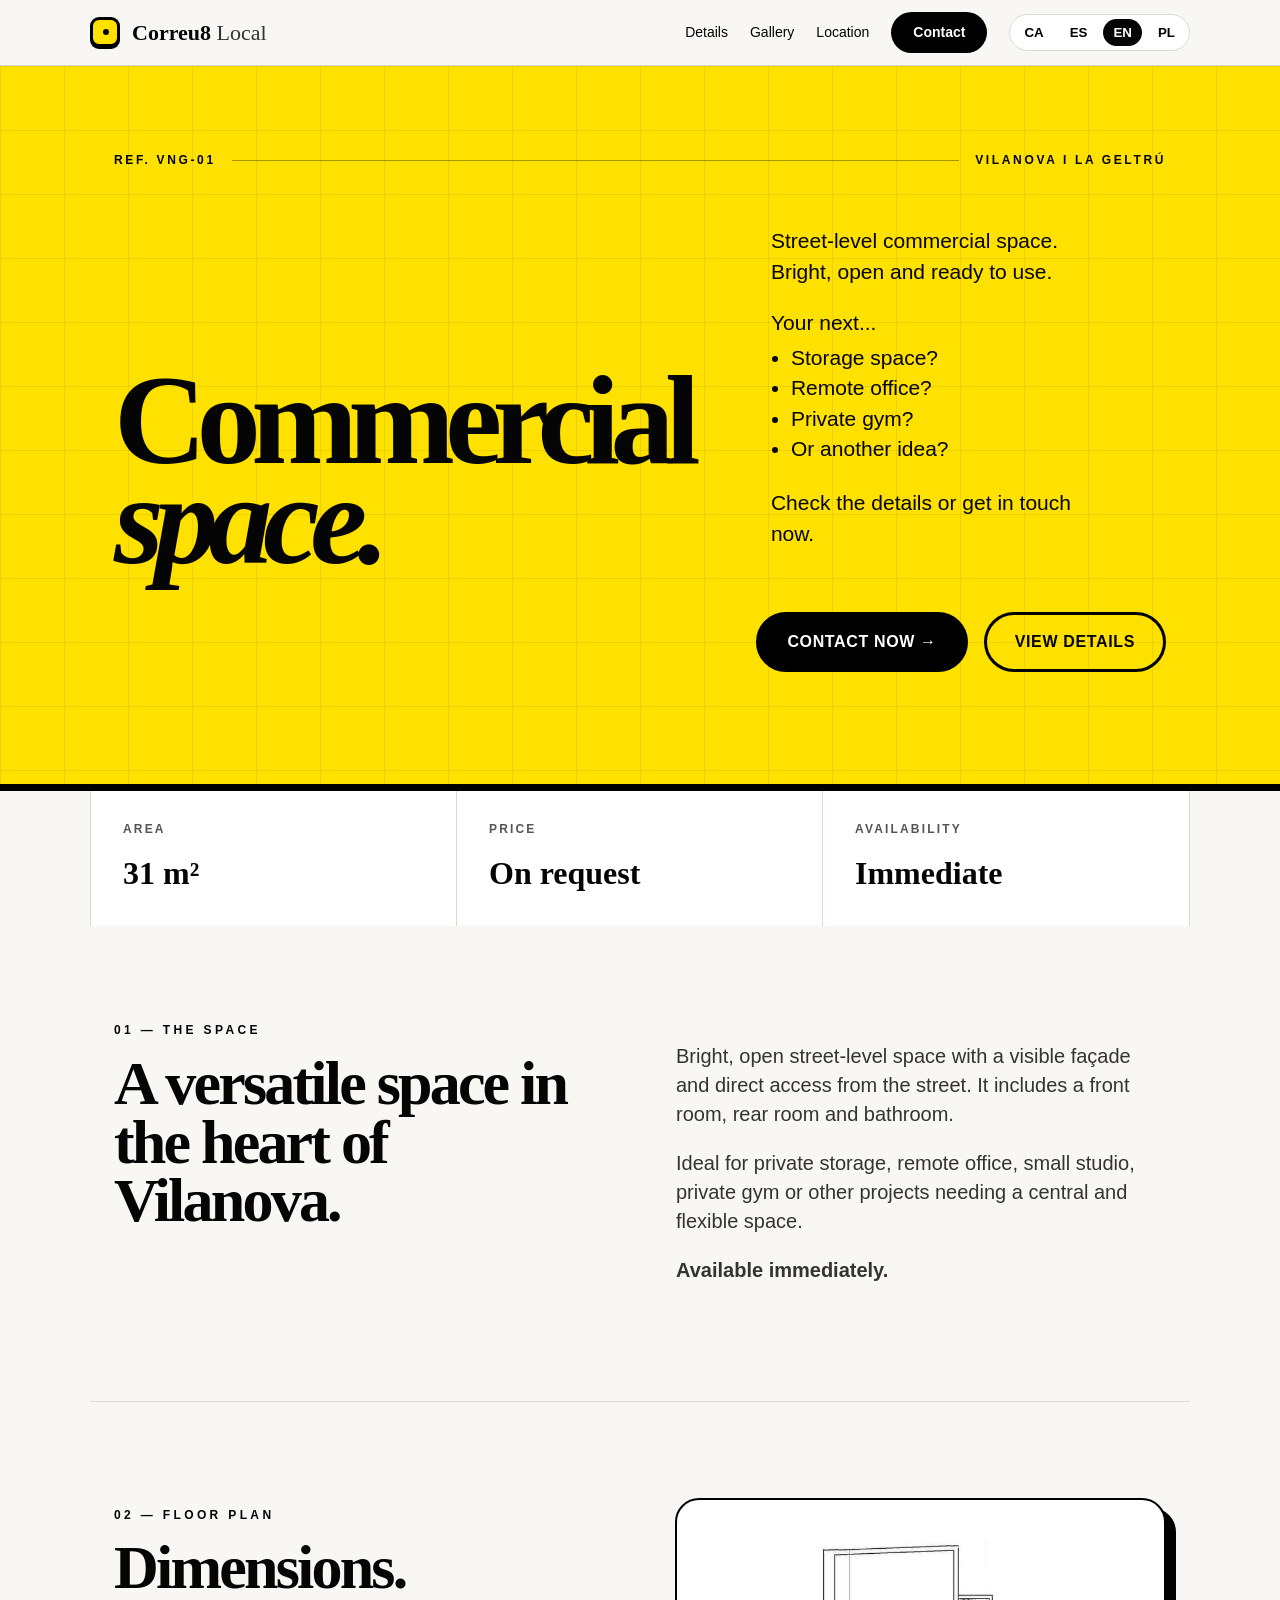
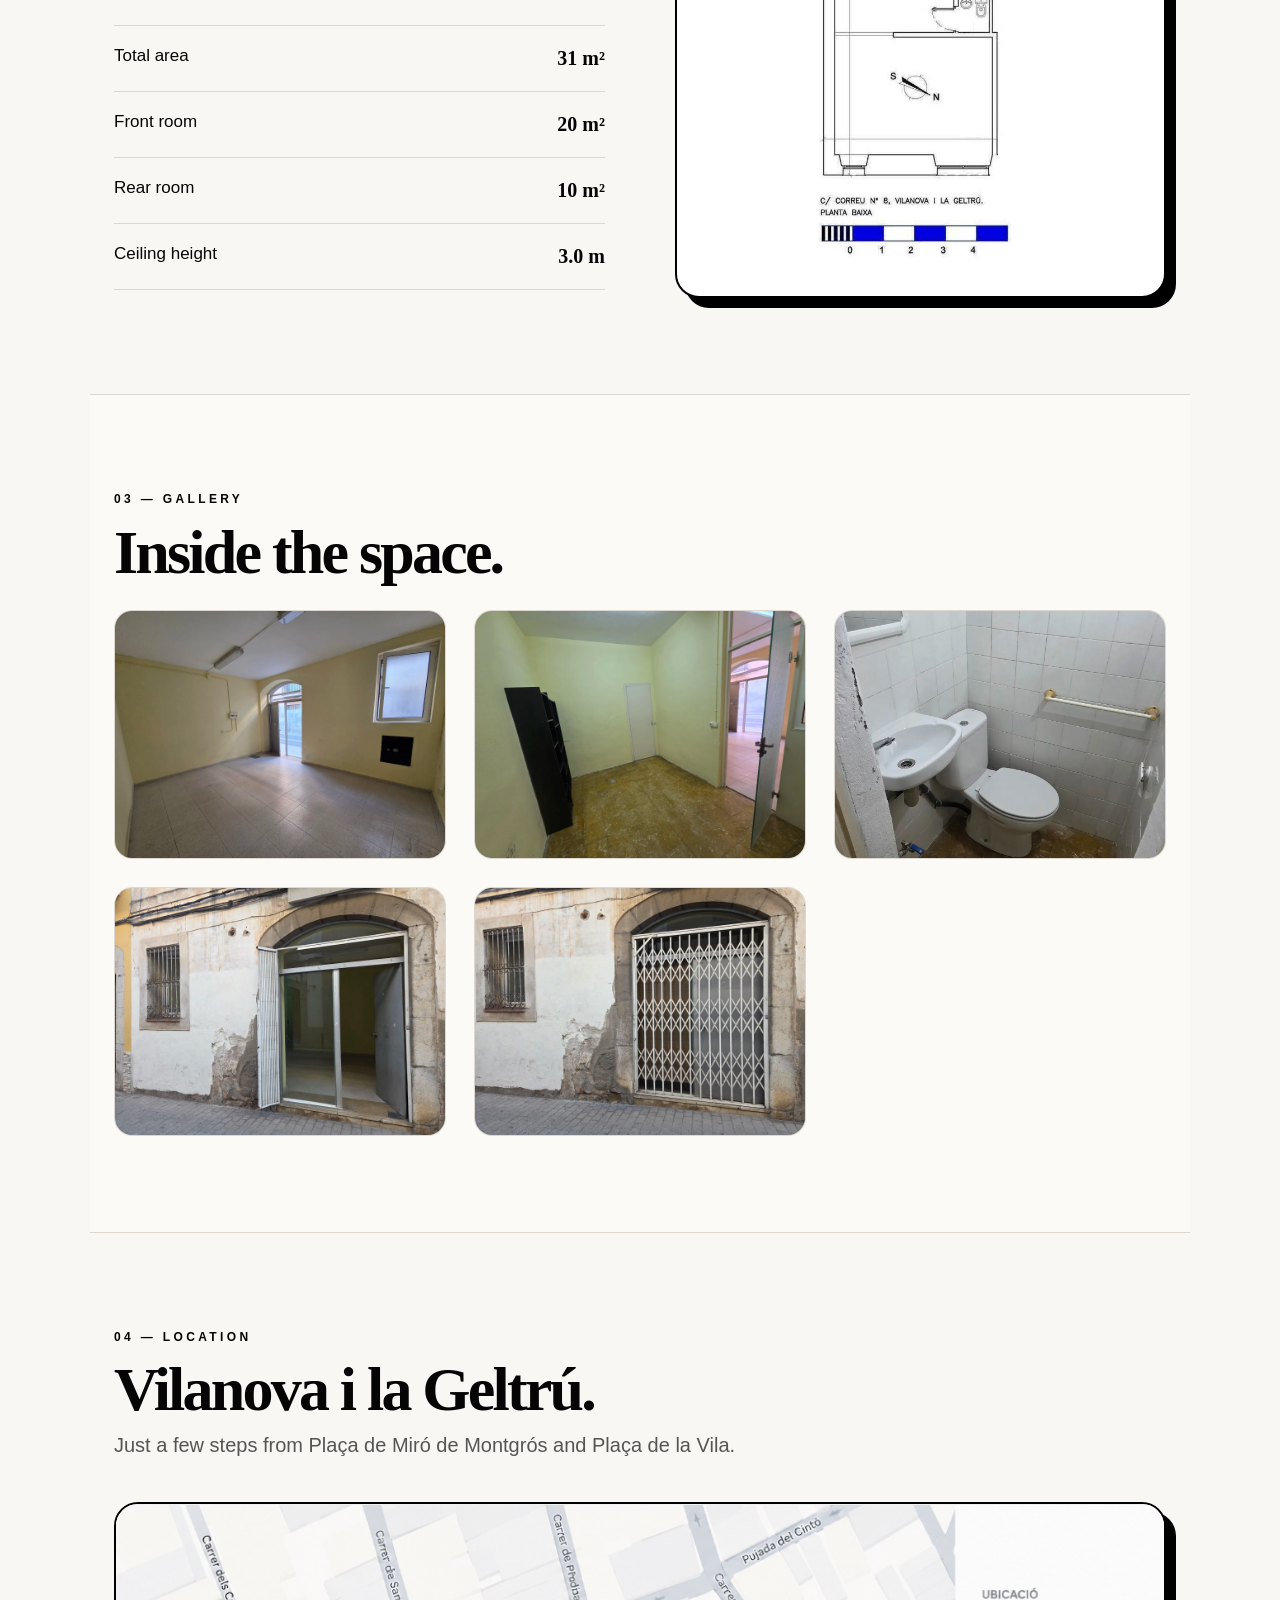
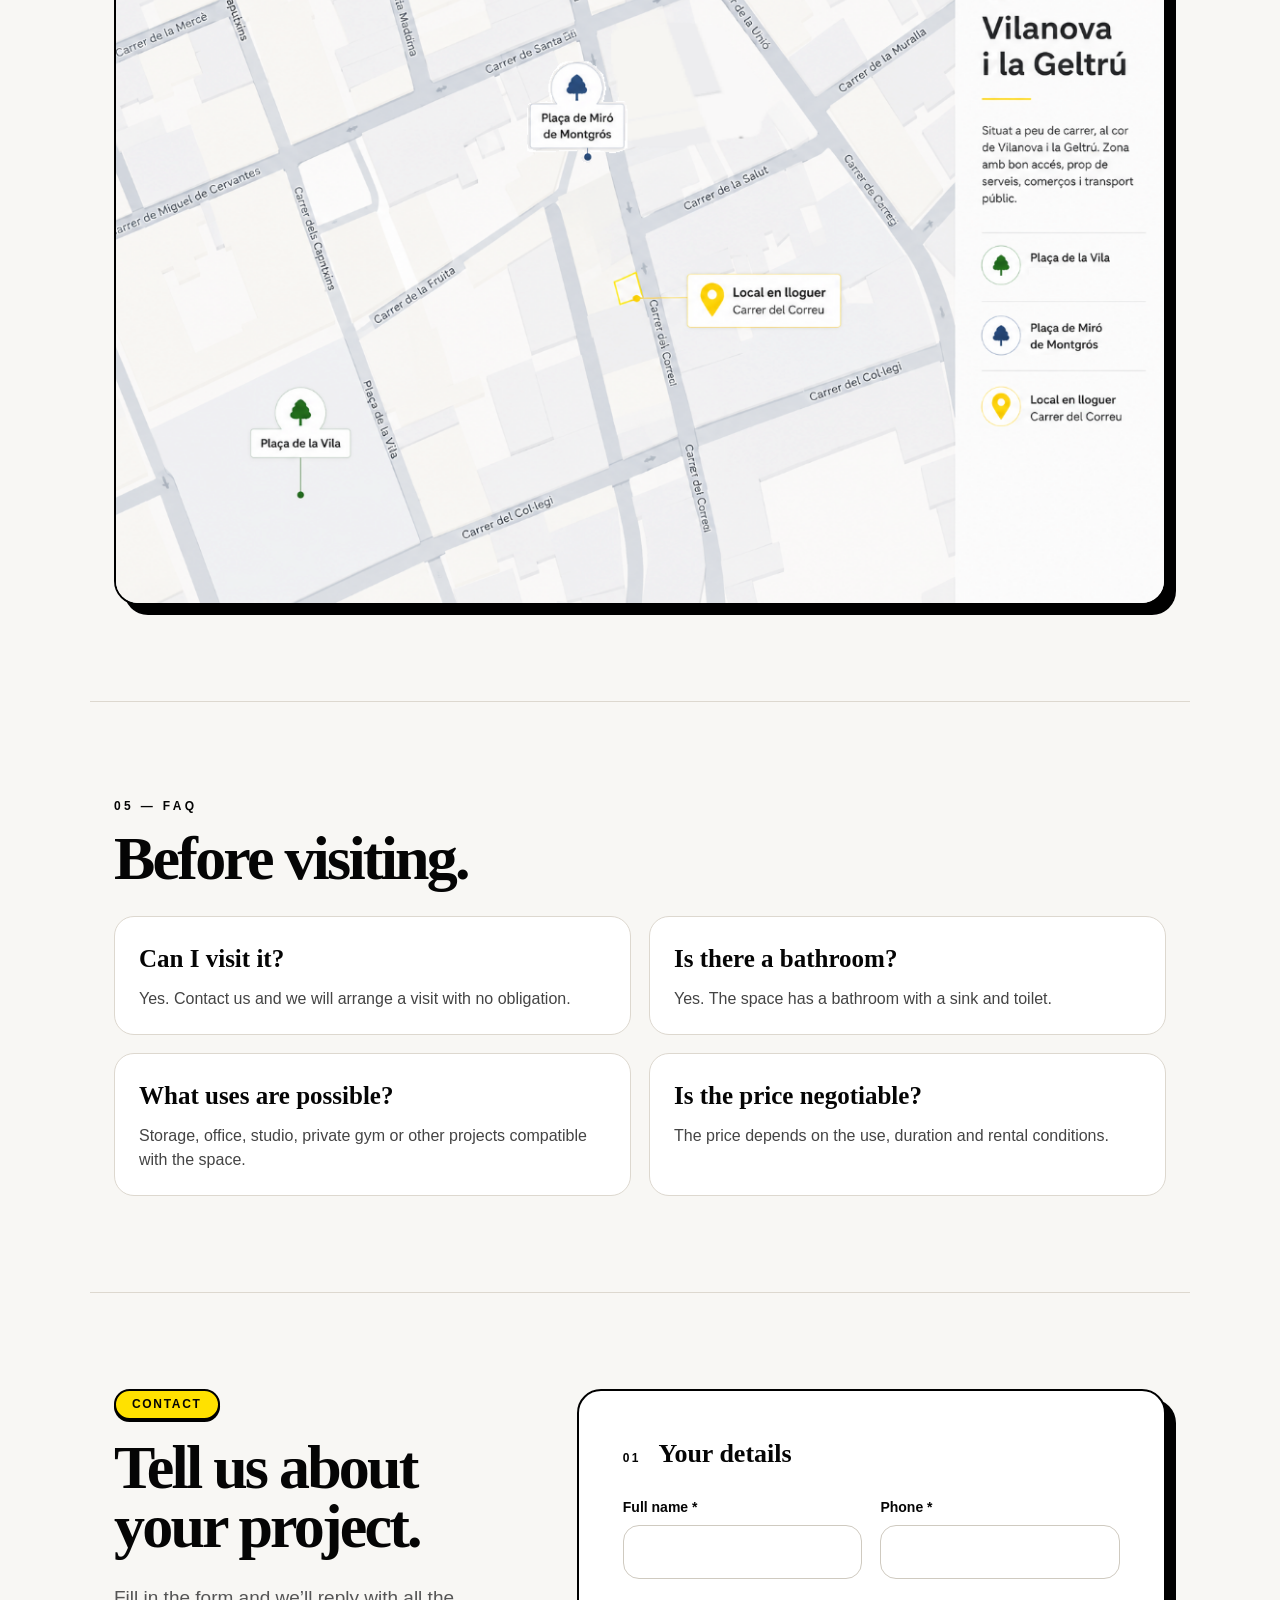
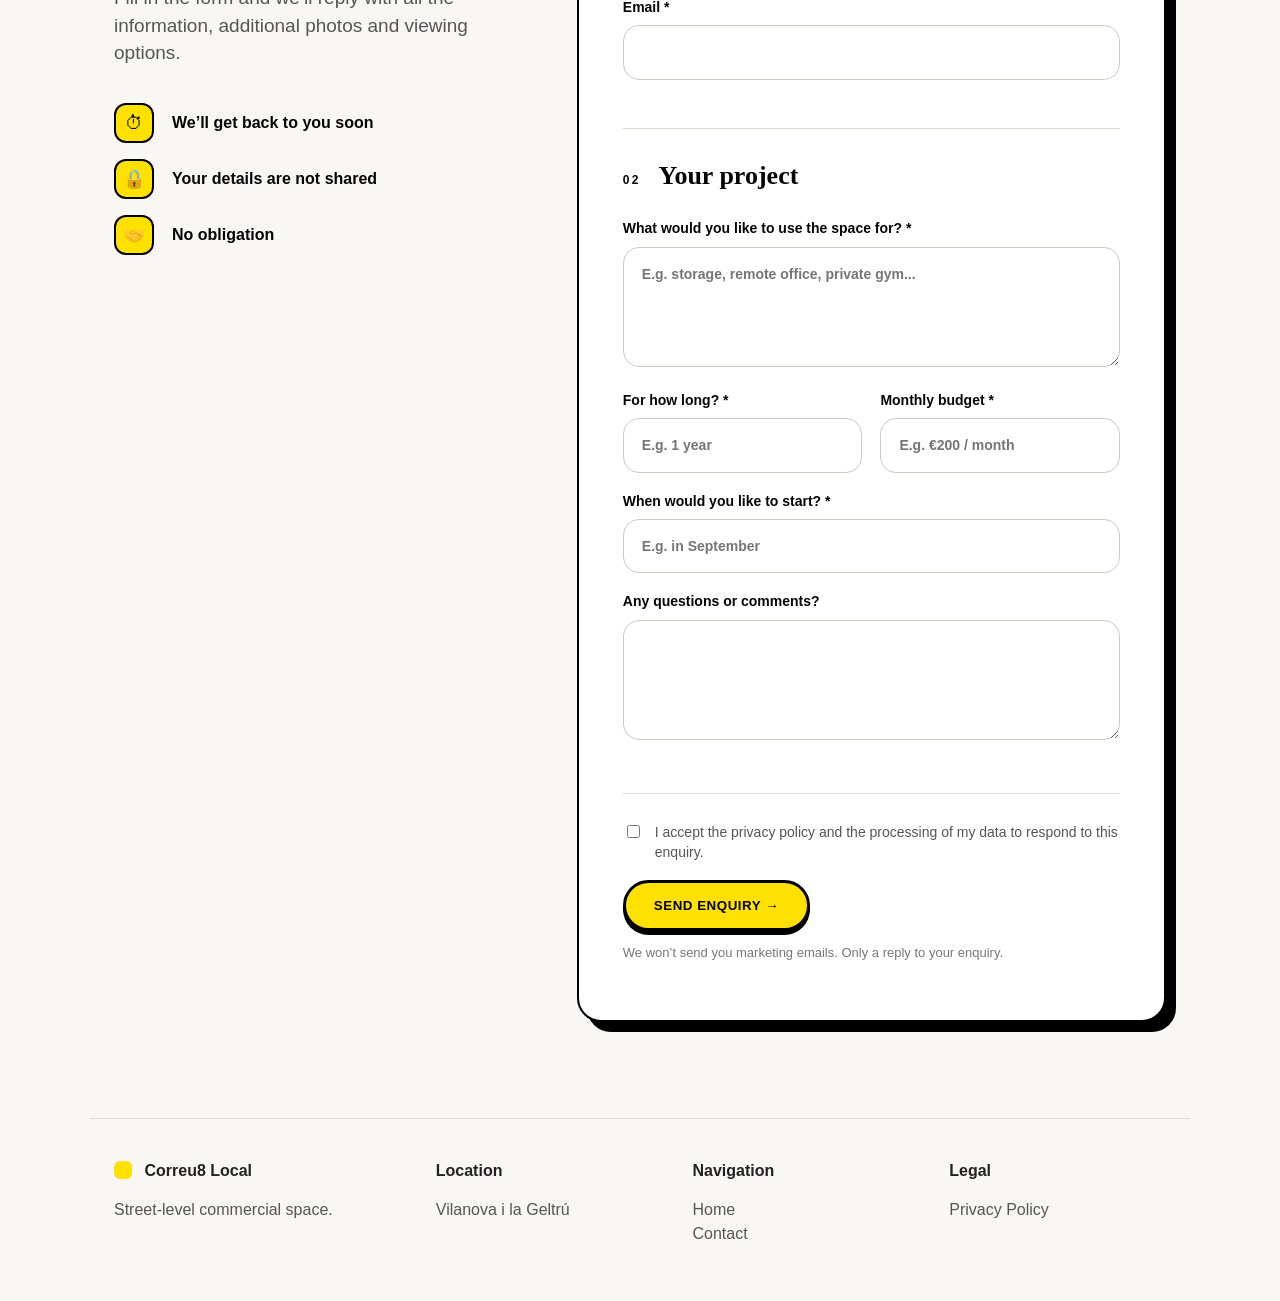
<file: index.html>
<!doctype html>
<html lang="ca">
<head>
  <meta charset="utf-8" />
  <meta name="viewport" content="width=device-width, initial-scale=1" />
  <title>Correu8</title>
  <meta http-equiv="refresh" content="0; url=/local/" />
  <link rel="canonical" href="https://correu8.cat/local/" />
  <script>window.location.replace('/local/');</script>
</head>
<body>
  <a href="/local/">Correu8 Local</a>
</body>
</html>
</file>
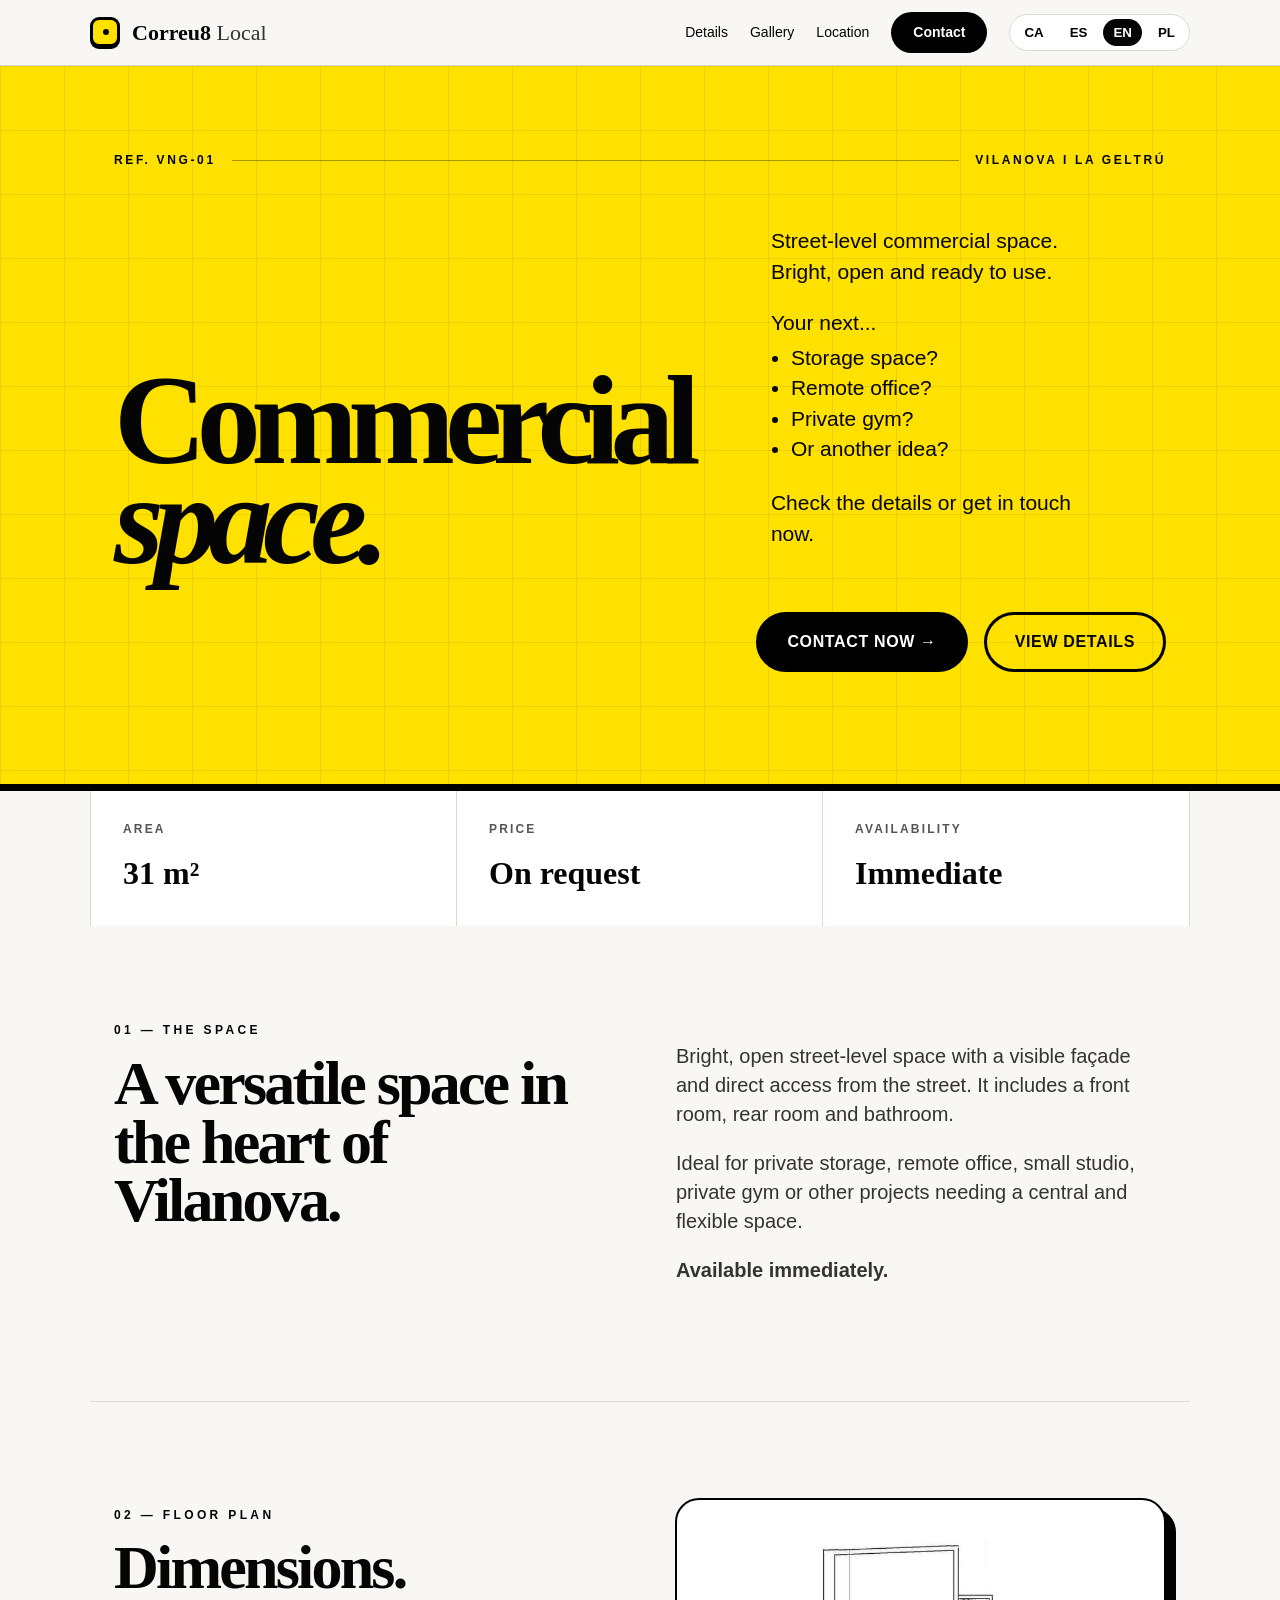
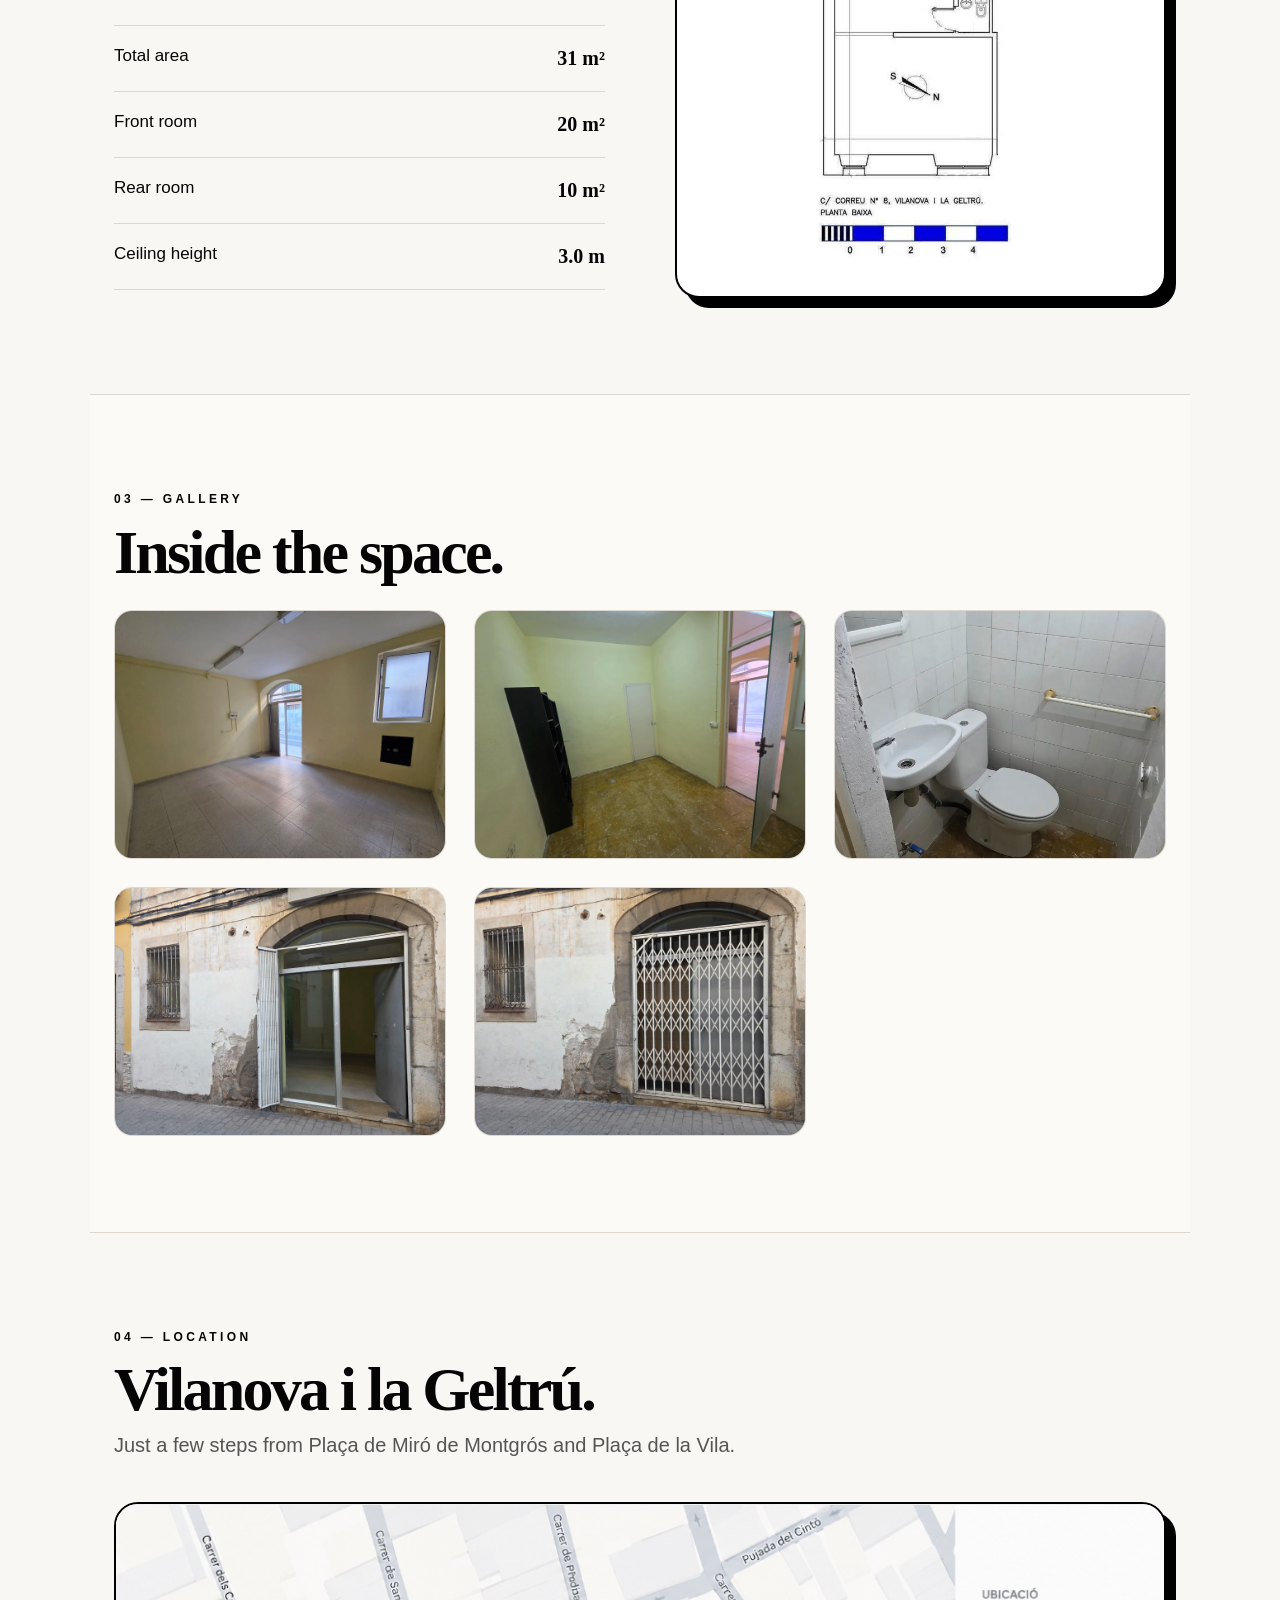
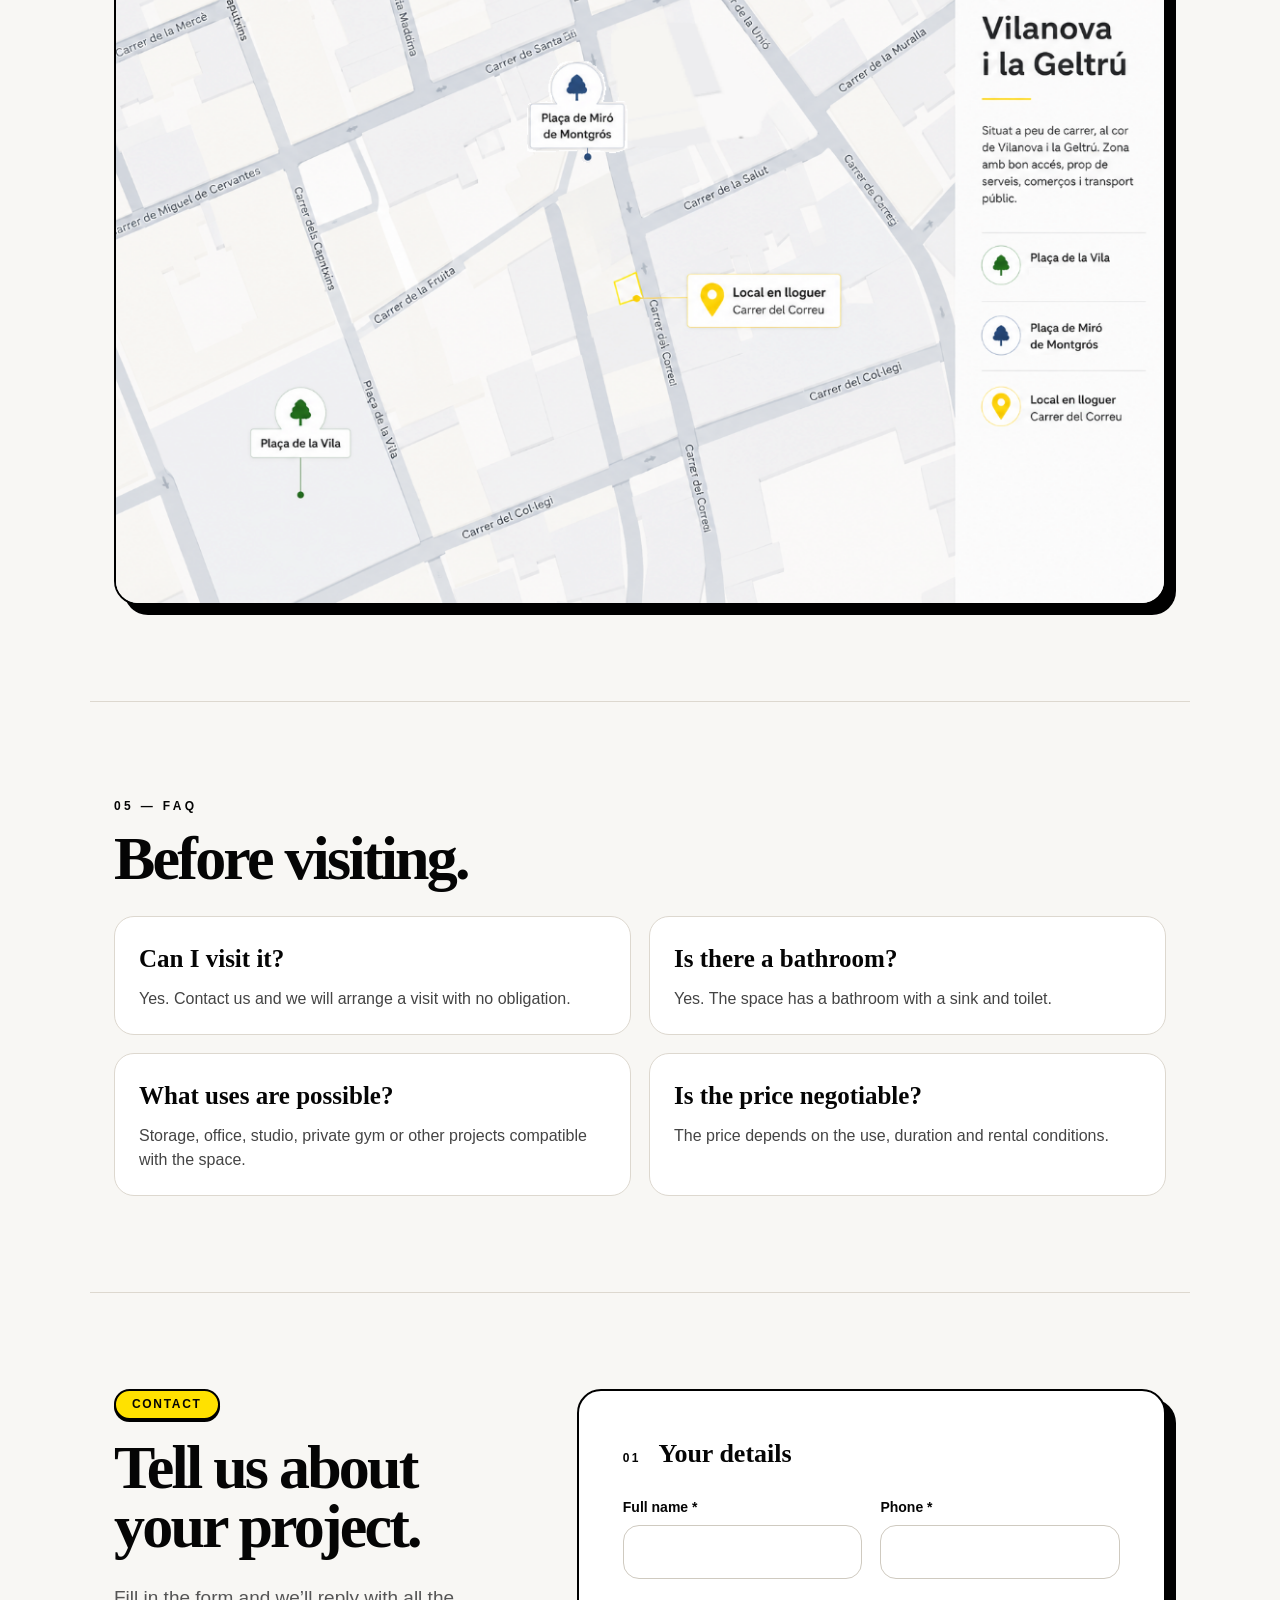
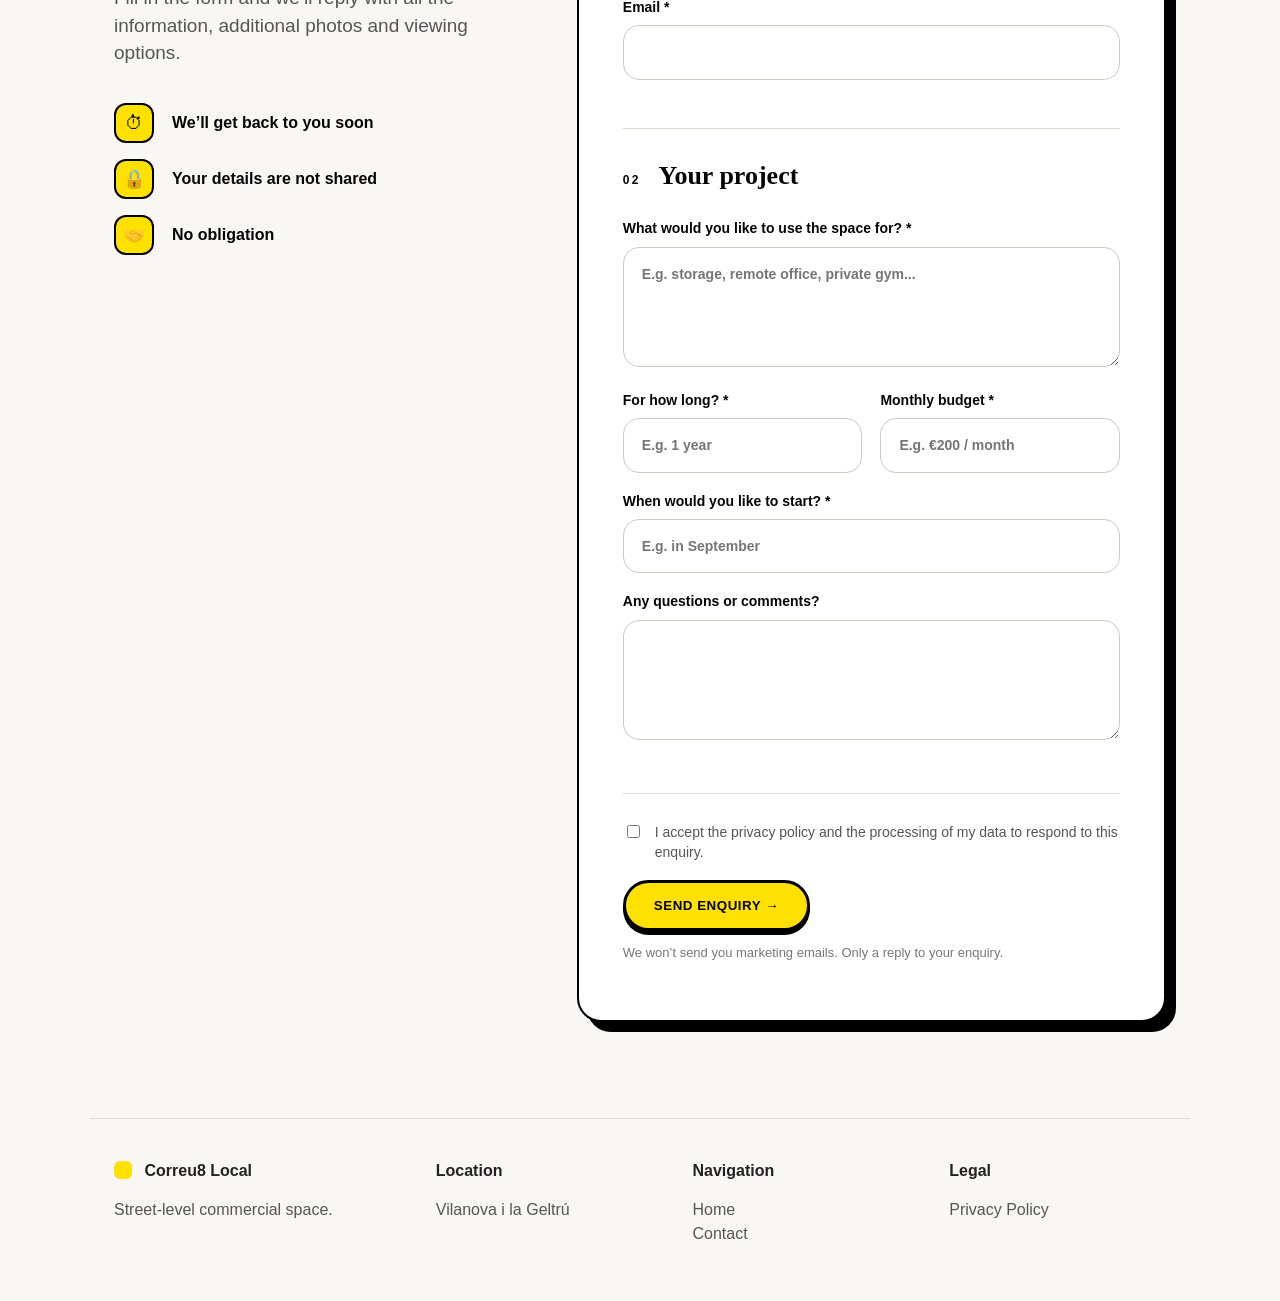
<file: local/index.html>
<!doctype html>
<html lang="ca">
<head>
  <meta charset="utf-8" />
  <meta name="viewport" content="width=device-width, initial-scale=1" />
  <title>Correu8 Local — Local comercial en lloguer</title>
  <meta name="description" content="Local comercial a peu de carrer en lloguer al centre de Vilanova i la Geltrú. Lluminós, diàfan i llest per a ús. Contacta per rebre més informació." />
  <link rel="canonical" href="https://correu8.cat/local/" />
  <meta property="og:site_name" content="Correu8" />
  <meta property="og:title" content="Correu8 Local — Es lloga local" />
  <meta property="og:description" content="Local comercial a peu de carrer al cor de Vilanova i la Geltrú." />
  <meta property="og:type" content="website" />
  <meta property="og:url" content="https://correu8.cat/local/" />
  <meta property="og:image" content="https://correu8.cat/local/assets/og-image.jpg" />
  <meta property="og:image:width" content="1200" />
  <meta property="og:image:height" content="630" />
  <meta name="twitter:card" content="summary_large_image" />
  <meta name="twitter:title" content="Correu8 Local — Local comercial" />
  <meta name="twitter:description" content="Local comercial de 31 m² en lloguer al centre de Vilanova i la Geltrú." />
  <meta name="twitter:image" content="https://correu8.cat/local/assets/og-image.jpg" />
  <link rel="stylesheet" href="./styles.css" />
  <link rel="icon" href="/local/assets/favicon.ico" sizes="any">
  <link rel="icon" type="image/png" sizes="32x32" href="/local/assets/favicon-32x32.png">
  <link rel="icon" type="image/png" sizes="16x16" href="/local/assets/favicon-16x16.png">
  <link rel="apple-touch-icon" href="/local/assets/apple-touch-icon.png">
  <link rel="manifest" href="/local/assets/site.webmanifest">
  <meta name="theme-color" content="#FFC400">
  <meta name="application-name" content="Correu8">
  <meta name="apple-mobile-web-app-title" content="Correu8">
  <script type="application/ld+json">
  {
    "@context": "https://schema.org",
    "@type": "RealEstateListing",
    "name": "Correu8 Local",
    "description": "Local comercial a peu de carrer en lloguer al centre de Vilanova i la Geltrú. Lluminós, diàfan i llest per a ús.",
    "url": "https://correu8.cat/local/",
    "image": [
      "https://correu8.cat/local/assets/facade.jpg",
      "https://correu8.cat/local/assets/main-room.jpg",
      "https://correu8.cat/local/assets/rear-room.jpg",
      "https://correu8.cat/local/assets/bathroom-fixed.jpg"
    ],
    "address": {
      "@type": "PostalAddress",
      "addressLocality": "Vilanova i la Geltrú",
      "addressRegion": "Catalunya",
      "addressCountry": "ES"
    },
    "floorSize": {
      "@type": "QuantitativeValue",
      "value": 31,
      "unitCode": "MTK"
    },
    "numberOfRooms": 2,
    "amenityFeature": [
      {
        "@type": "LocationFeatureSpecification",
        "name": "bathroom",
        "value": true
      },
      {
        "@type": "LocationFeatureSpecification",
        "name": "street-level access",
        "value": true
      },
      {
        "@type": "LocationFeatureSpecification",
        "name": "direct street entrance",
        "value": true
      }
    ],
    "availability": "https://schema.org/InStock",
    "sameAs": [],
    "provider": {
      "@type": "Organization",
      "name": "Correu8",
      "url": "https://correu8.cat/"
    }
  }
  </script>
</head>
<body>
  <header class="site-header">
    <a class="brand" href="#top" aria-label="Correu8 Local">
      <span class="brand-mark"></span>
      <span><strong>Correu8</strong> <em>Local</em></span>
    </a>
    <nav class="nav" aria-label="Principal">
      <a href="#espai" data-i18n="nav_details">Detalls</a>
      <a href="#galeria" data-i18n="nav_gallery">Galeria</a>
      <a href="#ubicacio" data-i18n="nav_location">Ubicació</a>
      <a class="nav-button" href="#contacte" data-i18n="nav_contact">Contacte</a>
      <div class="lang-switcher">
        <button type="button" data-lang="ca">CA</button>
        <button type="button" data-lang="es">ES</button>
        <button type="button" data-lang="en">EN</button>
        <button type="button" data-lang="pl">PL</button>
      </div>
    </nav>
  </header>

  <main id="top">
    <section class="hero yellow-grid">
      <div class="hero-inner">
        <div class="hero-meta">
          <span>REF. VNG-01</span>
          <i></i>
          <span>VILANOVA I LA GELTRÚ</span>
        </div>
        <div class="hero-content">
          <div>
            <h1 data-i18n-html="hero_title">Es lloga<br><em>local.</em></h1>
          </div>
<div class="hero-copy">

  <p data-i18n-html="hero_intro">
    Local comercial a peu de carrer.<br>
    Lluminós, diàfan i llest per a ús.
  </p>

  <p class="idea-title" data-i18n="hero_idea">
    El vostre proper...
  </p>

  <ul>
    <li data-i18n="hero_item_1">Traster?</li>
    <li data-i18n="hero_item_2">Oficina remota?</li>
    <li data-i18n="hero_item_3">Gimnàs privat?</li>
    <li data-i18n="hero_item_4">O una altra idea?</li>
  </ul>

  <p data-i18n="hero_cta">
    Consulteu els detalls o poseu-vos en contacte ara.
  </p>

</div>
        </div>
        <div class="hero-actions">
<a class="btn btn-dark"
   href="#contacte"
   data-i18n="button_contact">
   Contacta ara →
</a>

<a class="btn btn-outline"
   href="#espai"
   data-i18n="button_details">
   Veure detalls
</a>
        </div>
      </div>
    </section>

    <section class="facts" aria-label="Dades principals">
      <div class="fact">
        <span data-i18n="fact_surface">Superfície</span>
        <strong>31 m²</strong>
      </div>

      <div class="fact">
        <span data-i18n="fact_price">Preu</span>
        <strong data-i18n="fact_price_value">A consultar</strong>
      </div>

      <div class="fact">
        <span data-i18n="fact_availability">Disponibilitat</span>
        <strong data-i18n="fact_availability_value">Immediata</strong>
      </div>
    </section>

    <section id="espai" class="section two-col">
      <div>
        <p class="kicker" data-i18n="section_space_kicker">01 — L'espai</p>
        <h2 data-i18n="section_space_title">Un local versàtil al cor de Vilanova.</h2>
      </div>
      <div class="body-text">
        <p data-i18n="section_space_p1">Espai lluminós i diàfan situat a peu de carrer, amb façana visible i accés directe. Consta de sala davantera, sala del darrere i bany.</p>
        <p data-i18n="section_space_p2">Ideal per a emmagatzematge privat, oficina remota, petit estudi, gimnàs privat o altres projectes que necessitin un espai cèntric i flexible.</p>
        <p><strong data-i18n="section_space_p3">Disponibilitat immediata.</strong></p>
      </div>
    </section>

    <section class="section plan-section">
      <div>
        <p class="kicker" data-i18n="plan_kicker">02 — Plànol</p>
        <h2 data-i18n="plan_title">Dimensions.</h2>
        <div class="spec-list">
          <div><span data-i18n="plan_total_area">Superfície total</span><strong>31 m²</strong></div>
          <div><span data-i18n="plan_main_room">Sala principal</span><strong>20 m²</strong></div>
          <div><span data-i18n="plan_rear_room">Sala posterior</span><strong>10 m²</strong></div>
          <div><span data-i18n="plan_ceiling_height">Alçada del sostre</span><strong>3.0 m</strong></div>
        </div>
      </div>
      <figure class="image-card plan-card">
        <button class="plan-lightbox-button" type="button">
          <img src="./assets/plan.jpg" loading="lazy" decoding="async" alt="Plànol del local" data-i18n="plan_image_alt" data-i18n-attr="alt" />
        </button>
      </figure>
    </section>

<section id="galeria" class="section gallery-section">
  <p class="kicker" data-i18n="gallery_kicker">03 — Galeria</p>
  <h2 data-i18n="gallery_title">Com és per dins.</h2>

  <div class="gallery">
    <div class="photo">
      <button class="photo-button" type="button">
        <picture>
          <source srcset="assets/main-room.webp" type="image/webp">
          <img src="assets/main-room.jpg" loading="lazy" decoding="async" alt="Sala principal del local" data-i18n="gallery_main_room_alt" data-i18n-attr="alt">
        </picture>
      </button>
    </div>

    <div class="photo">
      <button class="photo-button" type="button">
        <picture>
          <source srcset="assets/rear-room.webp" type="image/webp">
          <img src="assets/rear-room.jpg" loading="lazy" decoding="async" alt="Sala del darrere del local" data-i18n="gallery_rear_room_alt" data-i18n-attr="alt">
        </picture>
      </button>
    </div>

    <div class="photo">
      <button class="photo-button" type="button">
        <picture>
          <source srcset="assets/bathroom-fixed.webp" type="image/webp">
          <img src="assets/bathroom-fixed.jpg" loading="lazy" decoding="async" alt="Bany del local" data-i18n="gallery_bathroom_alt" data-i18n-attr="alt">
        </picture>
      </button>
    </div>

    <div class="photo">
      <button class="photo-button" type="button">
        <picture>
          <source srcset="assets/entrance-open.webp" type="image/webp">
          <img src="assets/entrance-open.jpg" loading="lazy" decoding="async" alt="Entrada oberta del local" data-i18n="gallery_entrance_alt" data-i18n-attr="alt">
        </picture>
      </button>
    </div>

    <div class="photo">
      <button class="photo-button" type="button">
        <picture>
          <source srcset="assets/facade.webp" type="image/webp">
          <img src="assets/facade.jpg" loading="lazy" decoding="async" alt="Façana del local" data-i18n="gallery_facade_alt" data-i18n-attr="alt">
        </picture>
      </button>
    </div>
  </div>
</section>

    <section id="ubicacio" class="section location-section">
      <p class="kicker" data-i18n="location_kicker">04 — Ubicació</p>
      <h2 data-i18n="location_title">Vilanova i la Geltrú.</h2>
      <p class="subhead" data-i18n="location_subhead">A pocs passos de la plaça de Miró de Montgrós i la Plaça de la Vila.</p>
      <figure class="image-card map-card">
        <button class="map-lightbox-button" type="button">
          <img src="./assets/map.png" loading="lazy" decoding="async" alt="Mapa de situació del local al carrer del Correu" data-i18n="location_map_alt" data-i18n-attr="alt" />
        </button>
      </figure>
    </section>

    <section class="section faq-section">
      <p class="kicker" data-i18n="faq_kicker">05 — Preguntes freqüents</p>
      <h2 data-i18n="faq_title">Abans de visitar.</h2>
      <div class="faq-grid">
        <article><h3 data-i18n="faq_visit_q">Es pot visitar?</h3><p data-i18n="faq_visit_a">Sí. Contacteu-nos i acordarem una visita sense compromís.</p></article>
        <article><h3 data-i18n="faq_bathroom_q">Hi ha bany?</h3><p data-i18n="faq_bathroom_a">Sí. El local disposa de bany amb lavabo i vàter.</p></article>
        <article><h3 data-i18n="faq_uses_q">Quins usos són possibles?</h3><p data-i18n="faq_uses_a">Emmagatzematge, oficina, estudi, gimnàs privat o altres projectes compatibles amb l'espai.</p></article>
        <article><h3 data-i18n="faq_price_q">El preu és negociable?</h3><p data-i18n="faq_price_a">El preu és a consultar segons ús, durada i condicions del lloguer.</p></article>
      </div>
    </section>

    <section id="contacte" class="contact-section">
      <div class="contact-copy">
        <span class="pill" data-i18n="contact_pill">Contacte</span>
        <h2 data-i18n="contact_title">Parlem del teu projecte.</h2>
        <p data-i18n="contact_intro">Omple el formulari i et respondrem amb tota la informació, fotos addicionals i opcions de visita.</p>
<ul class="trust-list">
  <li>
    <span class="trust-icon">⏱</span>
    <span data-i18n="contact_trust_1">Ens posarem en contacte amb tu ben aviat</span>
  </li>

  <li>
    <span class="trust-icon">🔒</span>
    <span data-i18n="contact_trust_2">Les teves dades no es comparteixen</span>
  </li>

  <li>
    <span class="trust-icon">🤝</span>
    <span data-i18n="contact_trust_3">Sense compromís</span>
  </li>
</ul>
      </div>
<div id="success-message" class="success-message">
  <strong data-i18n="success_title">✅ Gràcies!</strong><br>
  <span data-i18n="success_line_1">Hem rebut la teva consulta correctament.</span><br>
  <span data-i18n="success_line_2">Et respondrem tan aviat com sigui possible.</span>
</div>
<form id="contact-form" class="contact-form" action="https://formspree.io/f/xgojlalw" method="POST">
  <input type="hidden" name="_subject" value="Nova consulta — Correu8 Local" />
  <input type="text" name="_gotcha" class="honeypot" tabindex="-1" autocomplete="off" />
  <div class="form-block">
    <h3 data-i18n="form_details_title"><span>01</span> Les teves dades</h3>
    <div class="form-row">
      <label>
        <span data-i18n="form_name">Nom i cognoms *</span>
        <input required name="nom" type="text" autocomplete="name" />
      </label>
      <label>
        <span data-i18n="form_phone">Telèfon *</span>
        <input required name="telefon" type="tel" autocomplete="tel" />
      </label>
    </div>
    <label>
      <span data-i18n="form_email">Correu electrònic *</span>
      <input required name="email" type="email" autocomplete="email" />
    </label>
  </div>
  <div class="form-block">
    <h3 data-i18n="form_project_title"><span>02</span> El teu projecte</h3>
    <label>
      <span data-i18n="form_use">Quin ús li voldries donar a l'espai? *</span>
      <textarea required name="us" placeholder="Ex. traster, oficina remota, gimnàs privat..." data-i18n-placeholder="form_use_placeholder"></textarea>
    </label>
    <div class="form-row">
      <label>
        <span data-i18n="form_duration">Durant quant temps? *</span>
        <input required name="durada" placeholder="Ex. 1 any" data-i18n-placeholder="form_duration_placeholder" />
      </label>
      <label>
        <span data-i18n="form_budget">Pressupost mensual *</span>
        <input required name="pressupost" placeholder="Ex. 200 € / mes" data-i18n-placeholder="form_budget_placeholder" />
      </label>
    </div>
    <label>
      <span data-i18n="form_start">Quan t'agradaria començar? *</span>
      <input required name="inici" placeholder="Ex. al setembre" data-i18n-placeholder="form_start_placeholder" />
    </label>
    <label>
      <span data-i18n="form_comment">Tens alguna pregunta o comentari?</span>
      <textarea name="comentari"></textarea>
    </label>
  </div>
  <label class="checkbox">
    <input required type="checkbox" name="privacitat" value="acceptada" />
    <span data-i18n="form_privacy">Accepto la política de privacitat i el tractament de les meves dades per respondre a aquesta consulta.</span>
  </label>
  <button class="btn btn-yellow" type="submit" data-i18n="form_submit">
    Enviar consulta →
  </button>
  <p class="small-note" data-i18n="form_note">
    No t'enviarem cap correu comercial. Només una resposta a la teva consulta.
  </p>
</form>
    </section>
  </main>

  <footer class="footer">
    <div><strong><span class="dot"></span> Correu8 Local</strong><p data-i18n="footer_brand_description">Local comercial a peu de carrer.</p></div>
    <div><strong data-i18n="footer_location_title">Ubicació</strong><p data-i18n="footer_location_value">Vilanova i la Geltrú</p></div>
    <div><strong data-i18n="footer_navigation_title">Navegació</strong><p><a href="#top" data-i18n="footer_navigation_home">Inici</a><br><a href="#contacte" data-i18n="footer_navigation_contact">Contacte</a></p></div>
    <div><strong data-i18n="footer_legal_title">Legal</strong><p><a href="privacy.html" data-i18n="footer_privacy">Política de privacitat</a></p></div>
  </footer>
<div id="lightbox" class="lightbox" role="dialog" aria-modal="true" aria-label="Gallery image" aria-describedby="lightbox-caption" hidden>
  <button class="lightbox-button lightbox-close" type="button" aria-label="Close">×</button>
  <button class="lightbox-button lightbox-prev" type="button" aria-label="Previous image">‹</button>
  <figure class="lightbox-frame">
    <img id="lightbox-image" alt="" />
    <figcaption id="lightbox-caption"></figcaption>
  </figure>
  <button class="lightbox-button lightbox-next" type="button" aria-label="Next image">›</button>
</div>
<script>
const gallery = document.querySelector(".gallery");
const lightboxButtons = Array.from(document.querySelectorAll(".gallery .photo-button"));
const lightbox = document.getElementById("lightbox");
const lightboxImage = document.getElementById("lightbox-image");
const lightboxCaption = document.getElementById("lightbox-caption");
const lightboxClose = document.querySelector(".lightbox-close");
const lightboxPrev = document.querySelector(".lightbox-prev");
const lightboxNext = document.querySelector(".lightbox-next");
const planLightboxButton = document.querySelector(".plan-lightbox-button");
const mapLightboxButton = document.querySelector(".map-lightbox-button");
const mobileMapQuery = window.matchMedia("(max-width: 768px)");
const hasLightbox = Boolean(lightbox && lightboxImage && lightboxCaption && lightboxClose && lightboxPrev && lightboxNext);
const hasGalleryLightbox = Boolean(hasLightbox && gallery && lightboxButtons.length);
const hasPlanLightbox = Boolean(hasLightbox && planLightboxButton);
const hasMapLightbox = Boolean(hasLightbox && mapLightboxButton);

let currentLightboxIndex = 0;
let lastFocusedElement = null;
let isSingleImageLightbox = false;

function getGalleryImage(index) {
  const button = lightboxButtons[index];
  return button ? button.querySelector("img") : null;
}

function setLightboxControlsHidden(hidden) {
  if (!hasLightbox) return;

  lightboxPrev.hidden = hidden;
  lightboxNext.hidden = hidden;
}

function showImage(index) {
  if (!hasGalleryLightbox) return;

  currentLightboxIndex = (index + lightboxButtons.length) % lightboxButtons.length;
  const image = getGalleryImage(currentLightboxIndex);
  if (!image) return;

  lightboxImage.src = image.currentSrc || image.src;
  lightboxImage.alt = image.alt;
  lightboxCaption.textContent = image.alt;
}

function openLightbox(index) {
  if (!hasGalleryLightbox) return;

  isSingleImageLightbox = false;
  lastFocusedElement = document.activeElement;
  setLightboxControlsHidden(false);
  showImage(index);
  lightbox.hidden = false;
  document.body.classList.add("lightbox-open");
  lightboxClose.focus();
}

function openPlanLightbox() {
  if (!hasPlanLightbox) return;

  const image = planLightboxButton.querySelector("img");
  if (!image) return;

  isSingleImageLightbox = true;
  lastFocusedElement = document.activeElement;
  setLightboxControlsHidden(true);
  lightboxImage.src = image.currentSrc || image.src;
  lightboxImage.alt = image.alt;
  lightboxCaption.textContent = image.alt;
  lightbox.hidden = false;
  document.body.classList.add("lightbox-open");
  lightboxClose.focus();
}

function openMapLightbox() {
  if (!hasMapLightbox || !mobileMapQuery.matches) return;

  const image = mapLightboxButton.querySelector("img");
  if (!image) return;

  isSingleImageLightbox = true;
  lastFocusedElement = document.activeElement;
  setLightboxControlsHidden(true);
  lightboxImage.src = image.currentSrc || image.src;
  lightboxImage.alt = image.alt;
  lightboxCaption.textContent = image.alt;
  lightbox.hidden = false;
  document.body.classList.add("lightbox-open");
  lightboxClose.focus();
}

function closeLightbox() {
  if (!hasLightbox) return;

  lightbox.hidden = true;
  document.body.classList.remove("lightbox-open");
  lightboxImage.removeAttribute("src");
  isSingleImageLightbox = false;
  setLightboxControlsHidden(false);

  if (lastFocusedElement) {
    lastFocusedElement.focus();
  }
}

if (hasGalleryLightbox) {
  gallery.addEventListener("click", event => {
    if (!(event.target instanceof Element)) return;

    const button = event.target.closest(".photo-button");
    if (!button || !gallery.contains(button)) return;

    const index = lightboxButtons.indexOf(button);
    if (index === -1) return;

    openLightbox(index);
  });
}

if (hasMapLightbox) {
  mapLightboxButton.addEventListener("click", openMapLightbox);
}

if (hasPlanLightbox) {
  planLightboxButton.addEventListener("click", openPlanLightbox);
}

if (hasLightbox) {
  lightboxClose.addEventListener("click", closeLightbox);
  lightboxPrev.addEventListener("click", () => {
    if (!isSingleImageLightbox) {
      showImage(currentLightboxIndex - 1);
    }
  });
  lightboxNext.addEventListener("click", () => {
    if (!isSingleImageLightbox) {
      showImage(currentLightboxIndex + 1);
    }
  });

  lightbox.addEventListener("click", event => {
    if (event.target === lightbox) {
      closeLightbox();
    }
  });
}

document.addEventListener("keydown", event => {
  if (!hasLightbox || lightbox.hidden) return;

  if (event.key === "Escape") {
    event.preventDefault();
    closeLightbox();
  }

  if (event.key === "ArrowLeft") {
    event.preventDefault();
    if (!isSingleImageLightbox) {
      showImage(currentLightboxIndex - 1);
    }
  }

  if (event.key === "ArrowRight") {
    event.preventDefault();
    if (!isSingleImageLightbox) {
      showImage(currentLightboxIndex + 1);
    }
  }
});
</script>
<script>
const form = document.getElementById("contact-form");
const successMessage = document.getElementById("success-message");

let isSubmitting = false;

form.addEventListener("submit", async function (event) {
  event.preventDefault();

  if (isSubmitting) return;
  isSubmitting = true;

  const button = form.querySelector("button[type='submit']");
  const originalButtonText = button.textContent;

  button.disabled = true;
  button.textContent = getTranslation("form_sending");

  const formData = new FormData(form);

  try {
    const response = await fetch(form.action, {
      method: "POST",
      body: formData,
      headers: {
        "Accept": "application/json"
      }
    });

    if (response.ok) {
      form.reset();
      successMessage.style.display = "block";

      successMessage.scrollIntoView({
        behavior: "smooth",
        block: "center"
      });

      button.textContent = getTranslation("form_sent");
      button.disabled = true;
    } else {
      alert(getTranslation("form_error"));
      isSubmitting = false;
      button.disabled = false;
      button.textContent = originalButtonText;
    }
  } catch (error) {
    alert(getTranslation("form_connection_error"));
    isSubmitting = false;
    button.disabled = false;
    button.textContent = originalButtonText;
  }
});
</script>
<script>
const translations = {
  ca: {
    meta_title: "Correu8 Local — Local comercial en lloguer",
    meta_description: "Local comercial a peu de carrer en lloguer al centre de Vilanova i la Geltrú. Lluminós, diàfan i llest per a ús.",
    meta_og_title: "Correu8 Local — Es lloga local",
    meta_og_description: "Local comercial a peu de carrer al cor de Vilanova i la Geltrú.",
    nav_details: "Detalls",
    nav_gallery: "Galeria",
    nav_location: "Ubicació",
    nav_contact: "Contacte",
    hero_title: "Es lloga<br><em>local.</em>",
    hero_intro: "Local comercial a peu de carrer.<br>Lluminós, diàfan i llest per a ús.",
    hero_idea: "El vostre proper...",
    hero_item_1: "Traster?",
    hero_item_2: "Oficina remota?",
    hero_item_3: "Gimnàs privat?",
    hero_item_4: "O una altra idea?",
    hero_cta: "Consulteu els detalls o poseu-vos en contacte ara.",
    button_contact: "Contacta ara →",
    button_details: "Veure detalls",
    fact_surface: "Superfície",
    fact_price: "Preu",
    fact_price_value: "A consultar",
    fact_availability: "Disponibilitat",
    fact_availability_value: "Immediata",
    section_space_kicker: "01 — L'espai",
    section_space_title: "Un local versàtil al cor de Vilanova.",
    section_space_p1: "Espai lluminós i diàfan situat a peu de carrer, amb façana visible i accés directe. Consta de sala davantera, sala del darrere i bany.",
    section_space_p2: "Ideal per a emmagatzematge privat, oficina remota, petit estudi, gimnàs privat o altres projectes que necessitin un espai cèntric i flexible.",
    section_space_p3: "Disponibilitat immediata.",
    plan_kicker: "02 — Plànol",
    plan_title: "Dimensions.",
    plan_total_area: "Superfície total",
    plan_main_room: "Sala principal",
    plan_rear_room: "Sala posterior",
    plan_ceiling_height: "Alçada del sostre",
    plan_image_alt: "Plànol del local",
    gallery_kicker: "03 — Galeria",
    gallery_title: "Com és per dins.",
    gallery_main_room_alt: "Sala principal del local",
    gallery_rear_room_alt: "Sala del darrere del local",
    gallery_bathroom_alt: "Bany del local",
    gallery_entrance_alt: "Entrada oberta del local",
    gallery_facade_alt: "Façana del local",
    location_kicker: "04 — Ubicació",
    location_title: "Vilanova i la Geltrú.",
    location_subhead: "A pocs passos de la plaça de Miró de Montgrós i la Plaça de la Vila.",
    location_map_alt: "Mapa de situació del local al carrer del Correu",
    faq_kicker: "05 — Preguntes freqüents",
    faq_title: "Abans de visitar.",
    faq_visit_q: "Es pot visitar?",
    faq_visit_a: "Sí. Contacteu-nos i acordarem una visita sense compromís.",
    faq_bathroom_q: "Hi ha bany?",
    faq_bathroom_a: "Sí. El local disposa de bany amb lavabo i vàter.",
    faq_uses_q: "Quins usos són possibles?",
    faq_uses_a: "Emmagatzematge, oficina, estudi, gimnàs privat o altres projectes compatibles amb l'espai.",
    faq_price_q: "El preu és negociable?",
    faq_price_a: "El preu és a consultar segons ús, durada i condicions del lloguer.",
    contact_pill: "Contacte",
    contact_title: "Parlem del teu projecte.",
    contact_intro: "Omple el formulari i et respondrem amb tota la informació, fotos addicionals i opcions de visita.",
    contact_trust_1: "Ens posarem en contacte amb tu ben aviat",
    contact_trust_2: "Les teves dades no es comparteixen",
    contact_trust_3: "Sense compromís",
    success_title: "✅ Gràcies!",
    success_line_1: "Hem rebut la teva consulta correctament.",
    success_line_2: "Et respondrem tan aviat com sigui possible.",
    form_details_title: "01 Les teves dades",
    form_name: "Nom i cognoms *",
    form_phone: "Telèfon *",
    form_email: "Correu electrònic *",
    form_project_title: "02 El teu projecte",
    form_use: "Quin ús li voldries donar a l'espai? *",
    form_use_placeholder: "Ex. traster, oficina remota, gimnàs privat...",
    form_duration: "Durant quant temps? *",
    form_duration_placeholder: "Ex. 1 any",
    form_budget: "Pressupost mensual *",
    form_budget_placeholder: "Ex. 200 € / mes",
    form_start: "Quan t'agradaria començar? *",
    form_start_placeholder: "Ex. al setembre",
    form_comment: "Tens alguna pregunta o comentari?",
    form_privacy: "Accepto la política de privacitat i el tractament de les meves dades per respondre a aquesta consulta.",
    form_submit: "Enviar consulta →",
    form_sending: "Enviant...",
    form_sent: "Consulta enviada ✓",
    form_note: "No t'enviarem cap correu comercial. Només una resposta a la teva consulta.",
    form_error: "Hi ha hagut un problema. Torna-ho a provar, si us plau.",
    form_connection_error: "Hi ha hagut un problema de connexió. Torna-ho a provar.",
    footer_brand_description: "Local comercial a peu de carrer.",
    footer_location_title: "Ubicació",
    footer_location_value: "Vilanova i la Geltrú",
    footer_navigation_title: "Navegació",
    footer_navigation_home: "Inici",
    footer_navigation_contact: "Contacte",
    footer_legal_title: "Legal",
    footer_privacy: "Política de privacitat"
  },

  es: {
    meta_title: "Correu8 Local — Local comercial en alquiler",
    meta_description: "Local comercial a pie de calle en alquiler en el centro de Vilanova i la Geltrú. Luminoso, diáfano y listo para usar.",
    meta_og_title: "Correu8 Local — Se alquila local",
    meta_og_description: "Local comercial a pie de calle en el corazón de Vilanova i la Geltrú.",
    nav_details: "Detalles",
    nav_gallery: "Galería",
    nav_location: "Ubicación",
    nav_contact: "Contacto",
    hero_title: "Se alquila<br><em>local.</em>",
    hero_intro: "Local comercial a pie de calle.<br>Luminoso, diáfano y listo para usar.",
    hero_idea: "¿Tu próximo...?",
    hero_item_1: "¿Trastero?",
    hero_item_2: "¿Oficina remota?",
    hero_item_3: "¿Gimnasio privado?",
    hero_item_4: "¿O una idea diferente?",
    hero_cta: "Consulta los detalles o ponte en contacto ahora.",
    button_contact: "Contactar ahora →",
    button_details: "Ver detalles",
    fact_surface: "Superficie",
    fact_price: "Precio",
    fact_price_value: "A consultar",
    fact_availability: "Disponibilidad",
    fact_availability_value: "Inmediata",
    section_space_kicker: "01 — El espacio",
    section_space_title: "Un local versátil en el corazón de Vilanova.",
    section_space_p1: "Espacio luminoso y diáfano situado a pie de calle, con fachada visible y acceso directo. Consta de sala delantera, sala trasera y baño.",
    section_space_p2: "Ideal para almacenamiento privado, oficina remota, pequeño estudio, gimnasio privado u otros proyectos que necesiten un espacio céntrico y flexible.",
    section_space_p3: "Disponibilidad inmediata.",
    plan_kicker: "02 — Plano",
    plan_title: "Dimensiones.",
    plan_total_area: "Superficie total",
    plan_main_room: "Sala principal",
    plan_rear_room: "Sala trasera",
    plan_ceiling_height: "Altura del techo",
    plan_image_alt: "Plano del local",
    gallery_kicker: "03 — Galería",
    gallery_title: "Cómo es por dentro.",
    gallery_main_room_alt: "Sala principal del local",
    gallery_rear_room_alt: "Sala trasera del local",
    gallery_bathroom_alt: "Baño del local",
    gallery_entrance_alt: "Entrada abierta del local",
    gallery_facade_alt: "Fachada del local",
    location_kicker: "04 — Ubicación",
    location_title: "Vilanova i la Geltrú.",
    location_subhead: "A pocos pasos de la plaza de Miró de Montgrós y la Plaça de la Vila.",
    location_map_alt: "Mapa de ubicación del local en la calle del Correu",
    faq_kicker: "05 — Preguntas frecuentes",
    faq_title: "Antes de visitar.",
    faq_visit_q: "¿Se puede visitar?",
    faq_visit_a: "Sí. Contacta con nosotros y acordaremos una visita sin compromiso.",
    faq_bathroom_q: "¿Hay baño?",
    faq_bathroom_a: "Sí. El local dispone de baño con lavabo e inodoro.",
    faq_uses_q: "¿Qué usos son posibles?",
    faq_uses_a: "Almacenamiento, oficina, estudio, gimnasio privado u otros proyectos compatibles con el espacio.",
    faq_price_q: "¿El precio es negociable?",
    faq_price_a: "El precio es a consultar según uso, duración y condiciones del alquiler.",
    contact_pill: "Contacto",
    contact_title: "Hablemos de tu proyecto.",
    contact_intro: "Rellena el formulario y te responderemos con toda la información, fotos adicionales y opciones de visita.",
    contact_trust_1: "Nos pondremos en contacto contigo pronto",
    contact_trust_2: "Tus datos no se comparten",
    contact_trust_3: "Sin compromiso",
    success_title: "✅ ¡Gracias!",
    success_line_1: "Hemos recibido tu consulta correctamente.",
    success_line_2: "Te responderemos lo antes posible.",
    form_details_title: "01 Tus datos",
    form_name: "Nombre y apellidos *",
    form_phone: "Teléfono *",
    form_email: "Correo electrónico *",
    form_project_title: "02 Tu proyecto",
    form_use: "¿Qué uso te gustaría darle al espacio? *",
    form_use_placeholder: "Ej. trastero, oficina remota, gimnasio privado...",
    form_duration: "¿Durante cuánto tiempo? *",
    form_duration_placeholder: "Ej. 1 año",
    form_budget: "Presupuesto mensual *",
    form_budget_placeholder: "Ej. 200 € / mes",
    form_start: "¿Cuándo te gustaría empezar? *",
    form_start_placeholder: "Ej. en septiembre",
    form_comment: "¿Tienes alguna pregunta o comentario?",
    form_privacy: "Acepto la política de privacidad y el tratamiento de mis datos para responder a esta consulta.",
    form_submit: "Enviar consulta →",
    form_sending: "Enviando...",
    form_sent: "Consulta enviada ✓",
    form_note: "No te enviaremos ningún correo comercial. Solo una respuesta a tu consulta.",
    form_error: "Ha habido un problema. Inténtalo de nuevo, por favor.",
    form_connection_error: "Ha habido un problema de conexión. Inténtalo de nuevo.",
    footer_brand_description: "Local comercial a pie de calle.",
    footer_location_title: "Ubicación",
    footer_location_value: "Vilanova i la Geltrú",
    footer_navigation_title: "Navegación",
    footer_navigation_home: "Inicio",
    footer_navigation_contact: "Contacto",
    footer_legal_title: "Legal",
    footer_privacy: "Política de privacidad"
  },

  en: {
    meta_title: "Correu8 Local — Commercial space for rent",
    meta_description: "Street-level commercial space for rent in central Vilanova i la Geltrú. Bright, open and ready to use.",
    meta_og_title: "Correu8 Local — Commercial space for rent",
    meta_og_description: "Street-level commercial space in the heart of Vilanova i la Geltrú.",
    nav_details: "Details",
    nav_gallery: "Gallery",
    nav_location: "Location",
    nav_contact: "Contact",
    hero_title: "Commercial<br><em>space.</em>",
    hero_intro: "Street-level commercial space.<br>Bright, open and ready to use.",
    hero_idea: "Your next...",
    hero_item_1: "Storage space?",
    hero_item_2: "Remote office?",
    hero_item_3: "Private gym?",
    hero_item_4: "Or another idea?",
    hero_cta: "Check the details or get in touch now.",
    button_contact: "Contact now →",
    button_details: "View details",
    fact_surface: "Area",
    fact_price: "Price",
    fact_price_value: "On request",
    fact_availability: "Availability",
    fact_availability_value: "Immediate",
    section_space_kicker: "01 — The space",
    section_space_title: "A versatile space in the heart of Vilanova.",
    section_space_p1: "Bright, open street-level space with a visible façade and direct access from the street. It includes a front room, rear room and bathroom.",
    section_space_p2: "Ideal for private storage, remote office, small studio, private gym or other projects needing a central and flexible space.",
    section_space_p3: "Available immediately.",
    plan_kicker: "02 — Floor plan",
    plan_title: "Dimensions.",
    plan_total_area: "Total area",
    plan_main_room: "Front room",
    plan_rear_room: "Rear room",
    plan_ceiling_height: "Ceiling height",
    plan_image_alt: "Floor plan of the space",
    gallery_kicker: "03 — Gallery",
    gallery_title: "Inside the space.",
    gallery_main_room_alt: "Main room of the commercial space",
    gallery_rear_room_alt: "Rear room of the commercial space",
    gallery_bathroom_alt: "Bathroom of the commercial space",
    gallery_entrance_alt: "Open entrance of the commercial space",
    gallery_facade_alt: "Facade of the commercial space",
    location_kicker: "04 — Location",
    location_title: "Vilanova i la Geltrú.",
    location_subhead: "Just a few steps from Plaça de Miró de Montgrós and Plaça de la Vila.",
    location_map_alt: "Location map of the commercial space on Carrer del Correu",
    faq_kicker: "05 — FAQ",
    faq_title: "Before visiting.",
    faq_visit_q: "Can I visit it?",
    faq_visit_a: "Yes. Contact us and we will arrange a visit with no obligation.",
    faq_bathroom_q: "Is there a bathroom?",
    faq_bathroom_a: "Yes. The space has a bathroom with a sink and toilet.",
    faq_uses_q: "What uses are possible?",
    faq_uses_a: "Storage, office, studio, private gym or other projects compatible with the space.",
    faq_price_q: "Is the price negotiable?",
    faq_price_a: "The price depends on the use, duration and rental conditions.",
    contact_pill: "Contact",
    contact_title: "Tell us about your project.",
    contact_intro: "Fill in the form and we’ll reply with all the information, additional photos and viewing options.",
    contact_trust_1: "We’ll get back to you soon",
    contact_trust_2: "Your details are not shared",
    contact_trust_3: "No obligation",
    success_title: "✅ Thank you!",
    success_line_1: "We have received your enquiry successfully.",
    success_line_2: "We’ll get back to you as soon as possible.",
    form_details_title: "01 Your details",
    form_name: "Full name *",
    form_phone: "Phone *",
    form_email: "Email *",
    form_project_title: "02 Your project",
    form_use: "What would you like to use the space for? *",
    form_use_placeholder: "E.g. storage, remote office, private gym...",
    form_duration: "For how long? *",
    form_duration_placeholder: "E.g. 1 year",
    form_budget: "Monthly budget *",
    form_budget_placeholder: "E.g. €200 / month",
    form_start: "When would you like to start? *",
    form_start_placeholder: "E.g. in September",
    form_comment: "Any questions or comments?",
    form_privacy: "I accept the privacy policy and the processing of my data to respond to this enquiry.",
    form_submit: "Send enquiry →",
    form_sending: "Sending...",
    form_sent: "Enquiry sent ✓",
    form_note: "We won’t send you marketing emails. Only a reply to your enquiry.",
    form_error: "Something went wrong. Please try again.",
    form_connection_error: "There was a connection problem. Please try again.",
    footer_brand_description: "Street-level commercial space.",
    footer_location_title: "Location",
    footer_location_value: "Vilanova i la Geltrú",
    footer_navigation_title: "Navigation",
    footer_navigation_home: "Home",
    footer_navigation_contact: "Contact",
    footer_legal_title: "Legal",
    footer_privacy: "Privacy Policy"
  },

  pl: {
    meta_title: "Correu8 Local — Lokal użytkowy do wynajęcia",
    meta_description: "Lokal użytkowy z wejściem z ulicy do wynajęcia w centrum Vilanova i la Geltrú. Jasny, otwarty i gotowy do użycia.",
    meta_og_title: "Correu8 Local — Lokal do wynajęcia",
    meta_og_description: "Lokal użytkowy z wejściem z ulicy w sercu Vilanova i la Geltrú.",
    nav_details: "Szczegóły",
    nav_gallery: "Galeria",
    nav_location: "Lokalizacja",
    nav_contact: "Kontakt",
    hero_title: "Lokal<br><em>do wynajęcia.</em>",
    hero_intro: "Lokal użytkowy z wejściem z ulicy.<br>Jasny, otwarty i gotowy do użycia.",
    hero_idea: "Twój następny...",
    hero_item_1: "Magazyn?",
    hero_item_2: "Biuro zdalne?",
    hero_item_3: "Prywatna siłownia?",
    hero_item_4: "Albo inny pomysł?",
    hero_cta: "Sprawdź szczegóły albo skontaktuj się teraz.",
    button_contact: "Skontaktuj się →",
    button_details: "Zobacz szczegóły",
    fact_surface: "Powierzchnia",
    fact_price: "Cena",
    fact_price_value: "Do uzgodnienia",
    fact_availability: "Dostępność",
    fact_availability_value: "Od zaraz",
    section_space_kicker: "01 — Lokal",
    section_space_title: "Uniwersalny lokal w sercu Vilanovy.",
    section_space_p1: "Jasny, otwarty lokal na parterze z widoczną fasadą i bezpośrednim wejściem z ulicy. Składa się z sali przedniej, sali tylnej oraz łazienki.",
    section_space_p2: "Idealny jako prywatny magazyn, biuro zdalne, małe studio, prywatna siłownia lub inny projekt wymagający centralnej i elastycznej przestrzeni.",
    section_space_p3: "Dostępny od zaraz.",
    plan_kicker: "02 — Plan",
    plan_title: "Wymiary.",
    plan_total_area: "Powierzchnia całkowita",
    plan_main_room: "Przednie pomieszczenie",
    plan_rear_room: "Tylne pomieszczenie",
    plan_ceiling_height: "Wysokość sufitu",
    plan_image_alt: "Plan lokalu",
    gallery_kicker: "03 — Galeria",
    gallery_title: "Jak wygląda w środku.",
    gallery_main_room_alt: "Główna sala lokalu",
    gallery_rear_room_alt: "Tylna sala lokalu",
    gallery_bathroom_alt: "Łazienka lokalu",
    gallery_entrance_alt: "Otwarte wejście do lokalu",
    gallery_facade_alt: "Fasada lokalu",
    location_kicker: "04 — Lokalizacja",
    location_title: "Vilanova i la Geltrú.",
    location_subhead: "Kilka kroków od placu Miró de Montgrós i Plaça de la Vila.",
    location_map_alt: "Mapa lokalizacji lokalu przy Carrer del Correu",
    faq_kicker: "05 — Najczęstsze pytania",
    faq_title: "Przed wizytą.",
    faq_visit_q: "Czy można obejrzeć lokal?",
    faq_visit_a: "Tak. Skontaktuj się z nami, a umówimy wizytę bez zobowiązań.",
    faq_bathroom_q: "Czy jest łazienka?",
    faq_bathroom_a: "Tak. Lokal ma łazienkę z umywalką i toaletą.",
    faq_uses_q: "Jakie zastosowania są możliwe?",
    faq_uses_a: "Magazyn, biuro, studio, prywatna siłownia lub inne projekty kompatybilne z przestrzenią.",
    faq_price_q: "Czy cena jest negocjowalna?",
    faq_price_a: "Cena zależy od sposobu użytkowania, okresu najmu i warunków umowy.",
    contact_pill: "Kontakt",
    contact_title: "Porozmawiajmy o Twoim projekcie.",
    contact_intro: "Wypełnij formularz, a odpowiemy z pełną informacją, dodatkowymi zdjęciami i możliwością obejrzenia lokalu.",
    contact_trust_1: "Skontaktujemy się z Tobą wkrótce",
    contact_trust_2: "Twoje dane nie są udostępniane",
    contact_trust_3: "Bez zobowiązań",
    success_title: "✅ Dziękujemy!",
    success_line_1: "Otrzymaliśmy Twoje zapytanie.",
    success_line_2: "Odpowiemy tak szybko, jak to możliwe.",
    form_details_title: "01 Twoje dane",
    form_name: "Imię i nazwisko *",
    form_phone: "Telefon *",
    form_email: "Adres e-mail *",
    form_project_title: "02 Twój projekt",
    form_use: "Do czego chcesz wykorzystać lokal? *",
    form_use_placeholder: "Np. magazyn, biuro zdalne, prywatna siłownia...",
    form_duration: "Na jak długo? *",
    form_duration_placeholder: "Np. 1 rok",
    form_budget: "Budżet miesięczny *",
    form_budget_placeholder: "Np. 200 € / miesiąc",
    form_start: "Kiedy chcesz zacząć? *",
    form_start_placeholder: "Np. we wrześniu",
    form_comment: "Masz pytanie lub komentarz?",
    form_privacy: "Akceptuję politykę prywatności i przetwarzanie moich danych w celu odpowiedzi na to zapytanie.",
    form_submit: "Wyślij zapytanie →",
    form_sending: "Wysyłanie...",
    form_sent: "Zapytanie wysłane ✓",
    form_note: "Nie wyślemy Ci żadnych wiadomości marketingowych. Tylko odpowiedź na Twoje zapytanie.",
    form_error: "Coś poszło nie tak. Spróbuj ponownie.",
    form_connection_error: "Wystąpił problem z połączeniem. Spróbuj ponownie.",
    footer_brand_description: "Lokal użytkowy z wejściem z ulicy.",
    footer_location_title: "Lokalizacja",
    footer_location_value: "Vilanova i la Geltrú",
    footer_navigation_title: "Nawigacja",
    footer_navigation_home: "Strona główna",
    footer_navigation_contact: "Kontakt",
    footer_legal_title: "Informacje prawne",
    footer_privacy: "Polityka prywatności"
  }
};

function getTranslation(key, lang = document.documentElement.lang) {
  const selected = translations[lang] ? lang : "ca";
  return translations[selected][key] || translations.ca[key] || key;
}

function setLanguage(lang) {
  const selected = translations[lang] ? lang : "ca";

  document.querySelectorAll("[data-i18n]").forEach(el => {
    const key = el.dataset.i18n;
    if (translations[selected][key]) {
      if (el.dataset.i18nAttr) {
        el.setAttribute(el.dataset.i18nAttr, translations[selected][key]);
      } else if (el.matches(".form-block h3") && el.querySelector("span")) {
        const [number, ...title] = translations[selected][key].split(" ");
        const numberEl = el.querySelector("span");
        numberEl.textContent = number;
        Array.from(el.childNodes).forEach(node => {
          if (node !== numberEl) {
            node.remove();
          }
        });
        el.append(` ${title.join(" ")}`);
      } else {
        el.textContent = translations[selected][key];
      }
    }
  });

  document.querySelectorAll("[data-i18n-html]").forEach(el => {
    const key = el.dataset.i18nHtml;
    if (translations[selected][key]) {
      el.innerHTML = translations[selected][key];
    }
  });

  document.querySelectorAll("[data-i18n-placeholder]").forEach(el => {
    const key = el.dataset.i18nPlaceholder;
    if (translations[selected][key]) {
      el.setAttribute("placeholder", translations[selected][key]);
    }
  });

  document.querySelectorAll(".lang-switcher button").forEach(button => {
    button.classList.toggle("active", button.dataset.lang === selected);
  });

  document.documentElement.lang = selected;
  document.title = translations[selected].meta_title;
  document.querySelector('meta[name="description"]').content = translations[selected].meta_description;
  document.querySelector('meta[property="og:title"]').content = translations[selected].meta_og_title;
  document.querySelector('meta[property="og:description"]').content = translations[selected].meta_og_description;
  localStorage.setItem("correu8_lang", selected);
}

document.querySelectorAll(".lang-switcher button").forEach(button => {
  button.addEventListener("click", () => setLanguage(button.dataset.lang));
});

const savedLang = localStorage.getItem("correu8_lang");
const browserLang = navigator.language.slice(0, 2);
setLanguage(savedLang || (translations[browserLang] ? browserLang : "ca"));
</script>
</body>
</html>
</file>
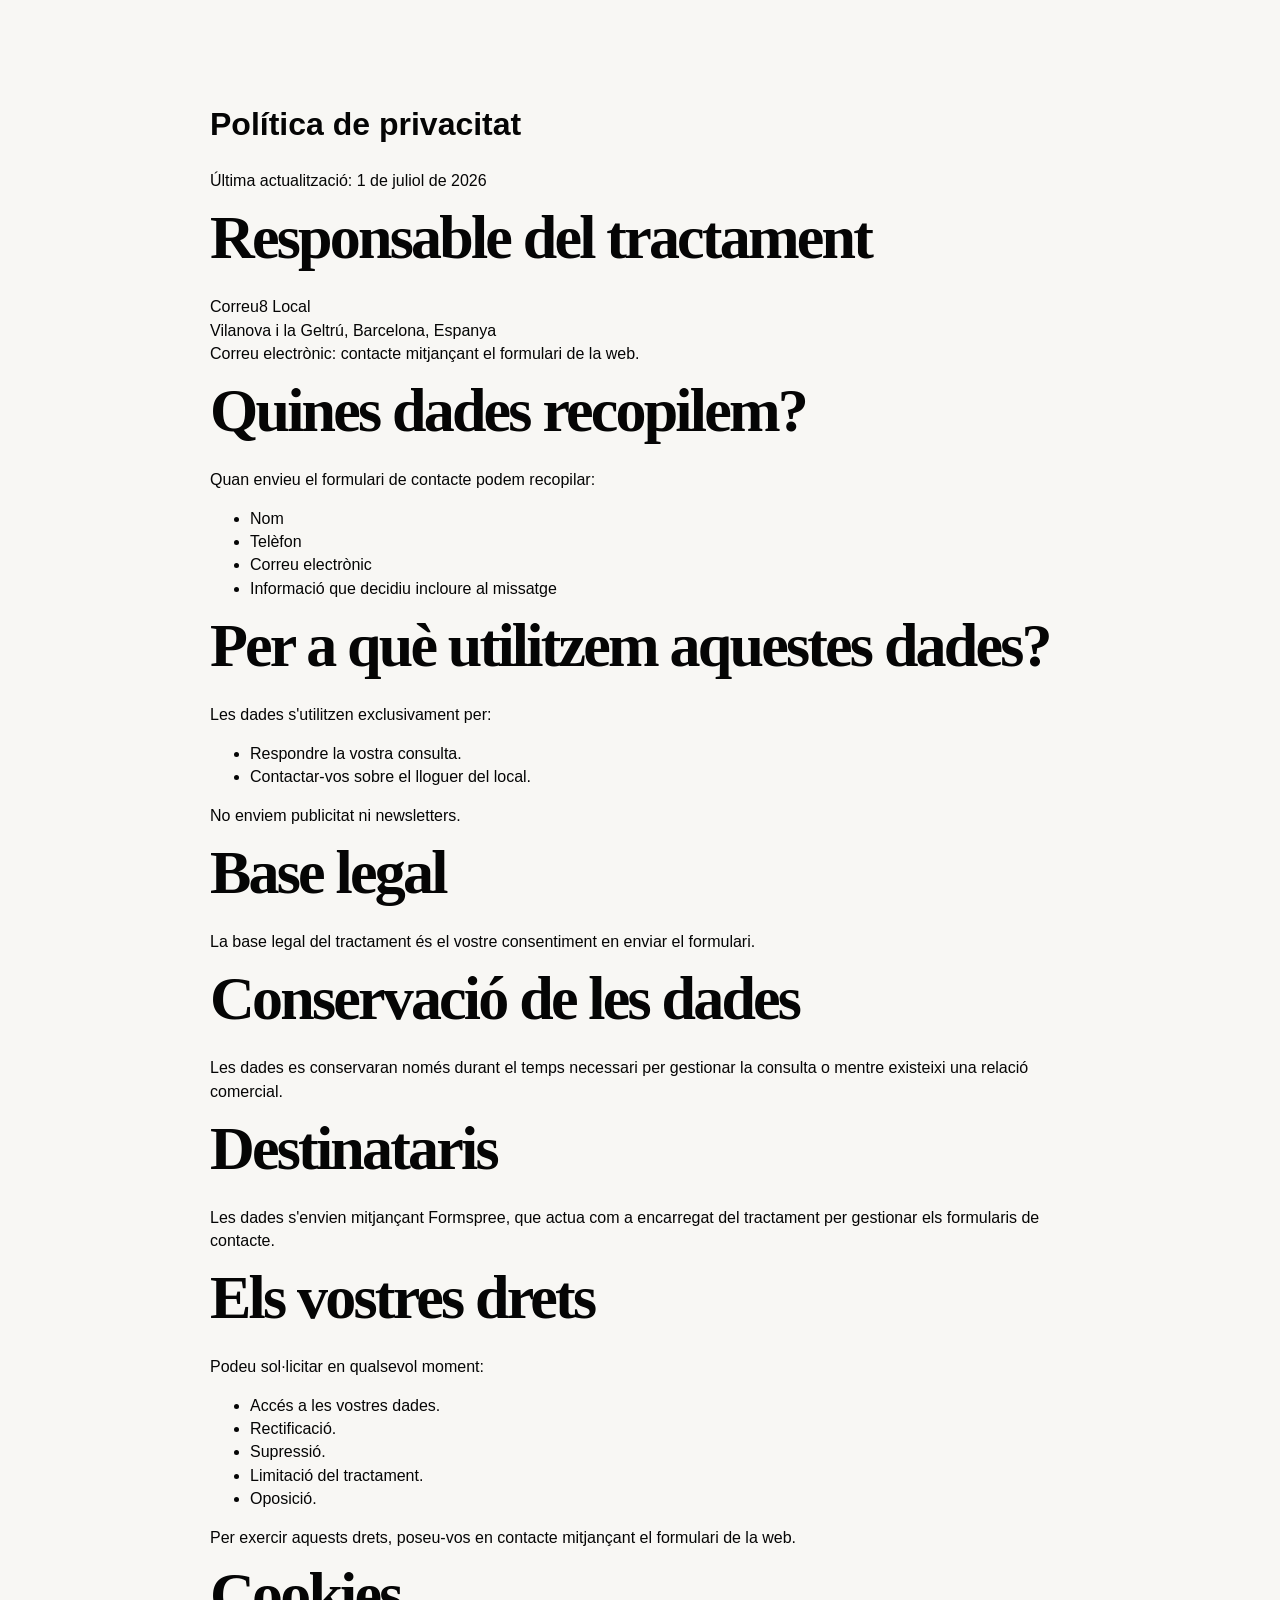
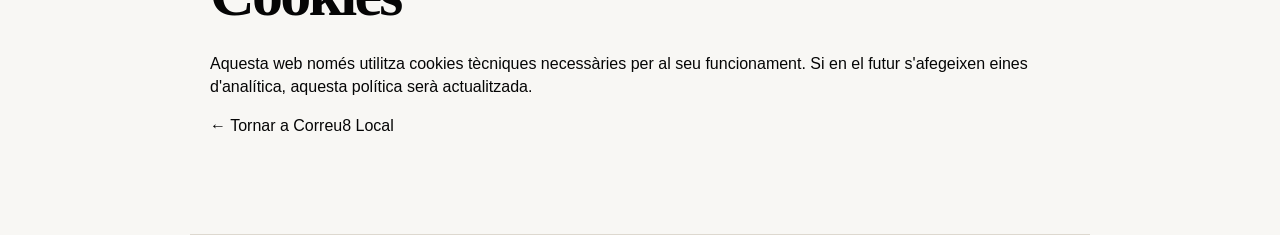
<file: local/privacy.html>
<!DOCTYPE html>
<html lang="ca">
<head>
  <meta charset="UTF-8">
  <meta name="viewport" content="width=device-width, initial-scale=1.0">
  <title>Política de privacitat | Correu8 Local</title>
  <link rel="stylesheet" href="styles.css">
</head>
<body>

<main class="section" style="max-width:900px;margin:auto;padding:80px 20px;">
<h1>Política de privacitat</h1>

<p>Última actualització: 1 de juliol de 2026</p>

<h2>Responsable del tractament</h2>

<p>
Correu8 Local<br>
Vilanova i la Geltrú, Barcelona, Espanya<br>
Correu electrònic: contacte mitjançant el formulari de la web.
</p>

<h2>Quines dades recopilem?</h2>

<p>Quan envieu el formulari de contacte podem recopilar:</p>

<ul>
<li>Nom</li>
<li>Telèfon</li>
<li>Correu electrònic</li>
<li>Informació que decidiu incloure al missatge</li>
</ul>

<h2>Per a què utilitzem aquestes dades?</h2>

<p>Les dades s'utilitzen exclusivament per:</p>

<ul>
<li>Respondre la vostra consulta.</li>
<li>Contactar-vos sobre el lloguer del local.</li>
</ul>

<p>No enviem publicitat ni newsletters.</p>

<h2>Base legal</h2>

<p>La base legal del tractament és el vostre consentiment en enviar el formulari.</p>

<h2>Conservació de les dades</h2>

<p>Les dades es conservaran només durant el temps necessari per gestionar la consulta o mentre existeixi una relació comercial.</p>

<h2>Destinataris</h2>

<p>Les dades s'envien mitjançant Formspree, que actua com a encarregat del tractament per gestionar els formularis de contacte.</p>

<h2>Els vostres drets</h2>

<p>Podeu sol·licitar en qualsevol moment:</p>

<ul>
<li>Accés a les vostres dades.</li>
<li>Rectificació.</li>
<li>Supressió.</li>
<li>Limitació del tractament.</li>
<li>Oposició.</li>
</ul>

<p>Per exercir aquests drets, poseu-vos en contacte mitjançant el formulari de la web.</p>

<h2>Cookies</h2>

<p>Aquesta web només utilitza cookies tècniques necessàries per al seu funcionament. Si en el futur s'afegeixen eines d'analítica, aquesta política serà actualitzada.</p>

<p><a href="index.html">← Tornar a Correu8 Local</a></p>

</main>

</body>
</html>
</file>
<file: local/styles.css>
:root{
  --yellow:#ffe100; --black:#050505; --paper:#f8f7f4; --line:#ddd8cf; --muted:#666; --soft:#f2efe8;
  --serif: Georgia, 'Times New Roman', serif; --sans: Inter, Arial, Helvetica, sans-serif;
}
*{box-sizing:border-box} html{scroll-behavior:smooth} body{margin:0;background:var(--paper);color:var(--black);font-family:var(--sans);font-size:16px;line-height:1.45}
a{color:inherit;text-decoration:none} img{max-width:100%;display:block}.site-header{position:sticky;top:0;z-index:20;height:66px;background:rgba(248,247,244,.92);backdrop-filter:blur(12px);border-bottom:1px solid var(--line);display:flex;align-items:center;justify-content:space-between;padding:0 max(22px,calc((100vw - 1100px)/2));}.brand{display:flex;gap:12px;align-items:center;font-family:var(--serif);font-size:22px}.brand em{font-style:normal;color:#333}.brand-mark{width:30px;height:30px;border:3px solid #000;border-radius:9px;background:var(--yellow);display:inline-block;position:relative;box-shadow:0 2px 0 #000}.brand-mark:after{content:"";position:absolute;width:6px;height:6px;border-radius:50%;background:#000;left:10px;top:9px}.nav{display:flex;align-items:center;gap:22px;font-size:14px}.nav-button{background:#000;color:#fff;border-radius:999px;padding:10px 22px;font-weight:800}.lang{border:1px solid var(--line);border-radius:999px;padding:8px 16px;background:#fff;font-weight:700}.yellow-grid{background-color:var(--yellow);background-image:linear-gradient(rgba(0,0,0,.07) 1px,transparent 1px),linear-gradient(90deg,rgba(0,0,0,.07) 1px,transparent 1px);background-size:64px 64px}.hero{border-bottom:7px solid #000}.hero-inner{max-width:1100px;margin:0 auto;padding:86px 24px 112px}.hero-meta{display:flex;align-items:center;gap:16px;margin-bottom:36px;font-size:12px;font-weight:900;letter-spacing:.22em;text-transform:uppercase}.hero-meta i{height:1px;background:#000;opacity:.35;flex:1}.hero-content{display:grid;grid-template-columns:1.15fr .85fr;gap:80px;align-items:end}.hero h1{font-family:var(--serif);font-size:clamp(74px,10vw,150px);line-height:.78;margin:0;letter-spacing:-.075em}.hero h1 em{font-style:italic}.hero-copy{font-size:21px;max-width:430px}.hero-copy ul{margin:0 0 24px 20px;padding:0}.idea-title{margin-bottom:4px}.hero-actions{display:flex;gap:16px;margin-top:42px;justify-content:flex-end}.btn{display:inline-flex;align-items:center;justify-content:center;border-radius:999px;border:3px solid #000;padding:15px 28px;font-weight:900;text-transform:uppercase;letter-spacing:.04em}.btn-dark{background:#000;color:#fff}.btn-outline{background:transparent}.btn-yellow{background:var(--yellow);color:#000;box-shadow:0 4px 0 #000}.facts{max-width:1100px;margin:0 auto;display:grid;grid-template-columns:repeat(3,1fr);border-left:1px solid var(--line);border-right:1px solid var(--line)}.fact{padding:30px 32px;border-right:1px solid var(--line);background:#fff}.fact:last-child{border-right:0}.fact span{display:block;font-size:12px;text-transform:uppercase;letter-spacing:.18em;font-weight:900;color:#555;margin-bottom:12px}.fact strong{font-family:var(--serif);font-size:32px}.section{max-width:1100px;margin:0 auto;padding:96px 24px;border-bottom:1px solid var(--line)}.kicker{text-transform:uppercase;letter-spacing:.28em;font-size:12px;font-weight:900;margin:0 0 14px}.section h2,.contact-copy h2{font-family:var(--serif);font-size:clamp(40px,5vw,62px);line-height:.95;letter-spacing:-.045em;margin:0 0 28px}.two-col{display:grid;grid-template-columns:1fr 1fr;gap:72px}.body-text{font-size:20px;color:#333}.plan-section{display:grid;grid-template-columns:1fr 1fr;gap:70px;align-items:center}.spec-list{border-top:1px solid var(--line);font-size:17px}.spec-list div{display:flex;justify-content:space-between;gap:24px;padding:18px 0;border-bottom:1px solid var(--line)}.spec-list strong{font-family:var(--serif);font-size:20px}.image-card{background:#fff;border:2px solid #000;border-radius:24px;overflow:hidden;box-shadow:10px 10px 0 #000;margin:0}.plan-card{padding:28px}.plan-card img{max-height:340px;margin:auto}.gallery-section{background:#fbfaf7}.gallery{display:grid;grid-template-columns:repeat(3,1fr);gap:22px}.photo{border:1px solid var(--line);border-radius:22px;min-height:190px;display:flex;align-items:center;justify-content:center;background:radial-gradient(circle at 18% 15%,#fff7b8,transparent 26%),#fff;color:#333;font-weight:700}.subhead{font-size:20px;color:#555;margin:-16px 0 42px}.map-card img{width:100%}.faq-grid{display:grid;grid-template-columns:repeat(2,1fr);gap:18px}.faq-grid article{background:#fff;border:1px solid var(--line);border-radius:20px;padding:24px}.faq-grid h3{font-family:var(--serif);font-size:25px;margin:0 0 10px}.faq-grid p{margin:0;color:#444}.contact-section{max-width:1100px;margin:0 auto;padding:96px 24px;display:grid;grid-template-columns:.8fr 1.2fr;gap:70px}.pill{display:inline-flex;background:var(--yellow);border:2px solid #000;border-radius:999px;padding:5px 16px;font-size:12px;font-weight:900;text-transform:uppercase;letter-spacing:.14em;box-shadow:0 2px 0 #000;margin-bottom:18px}.contact-copy p{font-size:19px;color:#555}.trust-icon {
  width: 40px;
  height: 40px;
  display: grid;
  place-items: center;
  border: 2px solid #000;
  border-radius: 12px;
  background: var(--yellow);
  font-size: 18px;
  line-height: 1;
}.contact-form{background:#fff;border:2px solid #000;border-radius:24px;padding:44px;box-shadow:10px 10px 0 #000}.form-block{border-bottom:1px solid var(--line);padding-bottom:30px;margin-bottom:28px}.form-block h3{font-family:var(--serif);font-size:26px;margin:0 0 24px}.form-block h3 span{font-family:var(--sans);font-size:12px;letter-spacing:.2em;margin-right:12px}.form-row{display:grid;grid-template-columns:1fr 1fr;gap:18px}label{display:block;font-weight:800;font-size:14px;margin-bottom:18px}input,textarea{width:100%;font:inherit;margin-top:8px;border:1px solid #cfcac0;border-radius:16px;background:#fff;padding:16px 18px;outline:none}textarea{min-height:120px;resize:vertical}input:focus,textarea:focus{border-color:#000;box-shadow:0 0 0 3px rgba(255,225,0,.45)}.checkbox{display:flex;gap:12px;align-items:flex-start;font-weight:500;color:#555}.checkbox input{width:auto;margin-top:3px}.honeypot{position:absolute;left:-9999px}.small-note{font-size:13px;color:#777}.footer{border-top:1px solid var(--line);max-width:1100px;margin:0 auto;padding:40px 24px;display:grid;grid-template-columns:1.3fr 1fr 1fr 1fr;gap:40px;color:#222}.footer strong{text-transform:none}.footer p{color:#555}.dot{display:inline-block;width:18px;height:18px;background:var(--yellow);border-radius:6px;margin-right:8px;vertical-align:-3px}
@media(max-width:820px){.site-header{height:auto;padding:14px 18px}.brand{font-size:19px}.nav a:not(.nav-button){display:none}.lang{display:none}.hero-inner{padding:50px 20px 70px}.hero-content,.two-col,.plan-section,.contact-section{grid-template-columns:1fr;gap:34px}.hero h1{font-size:82px}.hero-copy{font-size:18px}.hero-actions{justify-content:flex-start;flex-wrap:wrap}.facts{grid-template-columns:1fr}.fact{border-right:0;border-bottom:1px solid var(--line)}.section{padding:64px 20px}.gallery{grid-template-columns:1fr}.faq-grid{grid-template-columns:1fr}.form-row{grid-template-columns:1fr}.contact-form{padding:28px;box-shadow:7px 7px 0 #000}.footer{grid-template-columns:1fr 1fr}.image-card{box-shadow:7px 7px 0 #000}.hero-meta{font-size:10px;gap:10px}.btn{width:100%;padding:14px 22px}}
@media(max-width:520px){.hero h1{font-size:68px}.section h2,.contact-copy h2{font-size:38px}.footer{grid-template-columns:1fr}.photo{min-height:150px}.map-card{border-radius:18px}.plan-card{padding:18px}.site-header{gap:12px}.nav-button{padding:9px 16px}.brand em{display:none}}
.gallery {
  display: grid;
  grid-template-columns: repeat(3, 1fr);
  gap: 28px;
}

.photo {
  border-radius: 18px;
  overflow: hidden;
  background: #f6f3ee;
  aspect-ratio: 4 / 3;
}

.photo img {
  width: 100%;
  height: 100%;
  object-fit: cover;
  display: block;
}
@media (max-width: 800px) {
  .gallery {
    grid-template-columns: 1fr;
  }
}
.honeypot {
  display: none;
}
.success-message {
    display: none;
    margin-bottom: 24px;
    padding: 18px 22px;
    background: #e9f8ee;
    border: 1px solid #7ac98d;
    border-radius: 16px;
    color: #215732;
    font-size: 0.95rem;
    line-height: 1.6;
}
.lang-switcher {
  display: flex;
  gap: 6px;
  border: 1px solid var(--line);
  border-radius: 999px;
  padding: 4px;
  background: #fff;
}

.lang-switcher button {
  border: 0;
  background: transparent;
  padding: 7px 10px;
  border-radius: 999px;
  font-weight: 800;
  cursor: pointer;
}

.lang-switcher button.active {
  background: var(--black);
  color: #fff;
}

/* =====================================================
   RESPONSIVE FIXES — Correu8 Local
   Keep this block at the very end of the file so it overrides earlier rules.
===================================================== */

html,
body {
  max-width: 100%;
  overflow-x: hidden;
}

/* Avoid hidden anchor targets under sticky header */
#espai,
#galeria,
#ubicacio,
#contacte {
  scroll-margin-top: 90px;
}

/* Language switcher */
.lang {
  display: none;
}

.lang-switcher {
  display: flex;
  align-items: center;
  gap: 6px;
  border: 1px solid var(--line);
  border-radius: 999px;
  padding: 4px;
  background: #fff;
  flex-shrink: 0;
}

.lang-switcher button {
  border: 0;
  background: transparent;
  padding: 7px 10px;
  border-radius: 999px;
  font-weight: 800;
  cursor: pointer;
  line-height: 1;
}

.lang-switcher button.active {
  background: var(--black);
  color: #fff;
}

/* Gallery image layout */
.gallery {
  display: grid;
  grid-template-columns: repeat(3, 1fr);
  gap: 28px;
}

.photo {
  border-radius: 18px;
  overflow: hidden;
  background: #f6f3ee;
  aspect-ratio: 4 / 3;
  min-height: 0;
}

.photo img {
  width: 100%;
  height: 100%;
  object-fit: cover;
  display: block;
}

/* Form helpers */
.honeypot {
  display: none !important;
}

.success-message {
  display: none;
  margin-bottom: 24px;
  padding: 18px 22px;
  background: #e9f8ee;
  border: 1px solid #7ac98d;
  border-radius: 16px;
  color: #215732;
  font-size: 0.95rem;
  line-height: 1.6;
}

button:disabled,
.btn:disabled {
  opacity: 0.75;
  cursor: not-allowed;
}

/* Tablet */
@media (max-width: 900px) {
  .site-header {
    height: auto;
    min-height: 66px;
    padding: 14px 18px;
    gap: 14px;
  }

  .brand {
    font-size: 20px;
    flex-shrink: 0;
  }

  .nav {
    gap: 10px;
    justify-content: flex-end;
    flex-wrap: wrap;
  }

  .nav a:not(.nav-button) {
    display: none;
  }

  .hero-inner {
    padding: 58px 20px 74px;
  }

  .hero-content,
  .two-col,
  .plan-section,
  .contact-section {
    grid-template-columns: 1fr;
    gap: 34px;
  }

  .hero h1 {
    font-size: clamp(56px, 15vw, 82px);
    line-height: 0.88;
    letter-spacing: -0.065em;
    max-width: 7ch;
    overflow-wrap: break-word;
  }

  .hero-copy {
    font-size: 18px;
    max-width: 100%;
  }

  .hero-actions {
    justify-content: flex-start;
    flex-wrap: wrap;
  }

  .facts {
    grid-template-columns: 1fr;
  }

  .fact {
    border-right: 0;
    border-bottom: 1px solid var(--line);
  }

  .section {
    padding: 64px 20px;
  }

  .gallery {
    grid-template-columns: 1fr;
  }

  .faq-grid {
    grid-template-columns: 1fr;
  }

  .form-row {
    grid-template-columns: 1fr;
  }

  .contact-form {
    padding: 28px;
    box-shadow: 7px 7px 0 #000;
  }

  .footer {
    grid-template-columns: 1fr 1fr;
  }

  .image-card {
    box-shadow: 7px 7px 0 #000;
  }
}

/* Mobile */
@media (max-width: 620px) {
  .site-header {
    position: sticky;
    flex-direction: column;
    align-items: flex-start;
    padding: 12px 14px;
    gap: 12px;
  }

  .brand {
    font-size: 19px;
    max-width: 100%;
  }

  .brand em {
    display: none;
  }

  .nav {
    width: 100%;
    justify-content: space-between;
    align-items: center;
    gap: 8px;
  }

  .nav-button {
    padding: 9px 16px;
    font-size: 14px;
  }

  .lang-switcher {
    padding: 3px;
    gap: 2px;
  }

  .lang-switcher button {
    padding: 8px 9px;
    font-size: 14px;
  }

  .hero-inner {
    padding: 46px 18px 60px;
  }

  .hero-meta {
    font-size: 10px;
    gap: 10px;
    letter-spacing: 0.16em;
    margin-bottom: 30px;
  }

  .hero-meta i {
    min-width: 42px;
  }

  .hero-content {
    display: block;
  }

  .hero h1 {
    font-size: clamp(52px, 18vw, 68px);
    line-height: 0.92;
    letter-spacing: -0.06em;
    max-width: 7ch;
  }

  .hero-copy {
    margin-top: 34px;
    font-size: 18px;
  }

  .hero-copy ul {
    margin-left: 18px;
  }

  .hero-actions {
    display: flex;
    flex-direction: column;
    gap: 14px;
    margin-top: 34px;
  }

  .hero-actions .btn,
  .btn {
    width: 100%;
    padding: 14px 20px;
    text-align: center;
  }

  .section h2,
  .contact-copy h2 {
    font-size: 38px;
  }

  .footer {
    grid-template-columns: 1fr;
  }

  .map-card {
    border-radius: 18px;
  }

  .plan-card {
    padding: 18px;
  }

  .photo {
    aspect-ratio: 4 / 3;
  }
}

/* Very small phones */
@media (max-width: 380px) {
  .brand {
    font-size: 17px;
  }

  .nav-button {
    padding: 8px 13px;
  }

  .lang-switcher button {
    padding: 7px 7px;
    font-size: 13px;
  }

  .hero h1 {
    font-size: 48px;
  }
}


/* ===== Trust list alignment fix ===== */
.trust-list {
  list-style:none !important;
  margin:36px 0 0;
  padding:0;
  display:grid;
  gap:16px;
}
.trust-list li{
  list-style:none !important;
  display:grid;
  grid-template-columns:44px 1fr;
  gap:14px;
  align-items:center;
}
.trust-list li::marker{content:"";}
.trust-list li>span:first-child{
  width:40px;
  height:40px;
  display:grid;
  place-items:center;
  border:2px solid #000;
  border-radius:12px;
  background:var(--yellow);
  margin:0;
  font-size:18px;
  line-height:1;
}
.trust-list li>span:last-child{
  display:block;
  font-size:16px;
  line-height:1.35;
  font-weight:700;
}

/* ===== Gallery lightbox ===== */
.photo {
  cursor: zoom-in;
}

.photo-button {
  width: 100%;
  height: 100%;
  display: block;
  border: 0;
  padding: 0;
  background: transparent;
  cursor: zoom-in;
}

.photo-button:focus-visible {
  outline: 4px solid var(--yellow);
  outline-offset: -6px;
}

.plan-lightbox-button {
  width: 100%;
  display: block;
  border: 0;
  padding: 0;
  background: transparent;
  cursor: zoom-in;
}

.plan-lightbox-button:focus-visible {
  outline: 4px solid var(--yellow);
  outline-offset: -6px;
}

.map-lightbox-button {
  width: 100%;
  display: block;
  border: 0;
  padding: 0;
  background: transparent;
}

.map-lightbox-button:focus-visible {
  outline: 4px solid var(--yellow);
  outline-offset: -6px;
}

body.lightbox-open {
  overflow: hidden;
}

.lightbox {
  position: fixed;
  inset: 0;
  z-index: 100;
  display: grid;
  grid-template-columns: minmax(54px, 1fr) minmax(0, 1100px) minmax(54px, 1fr);
  grid-template-rows: 64px minmax(0, 1fr) 64px;
  align-items: center;
  justify-items: center;
  gap: 18px;
  padding: 22px;
  background: rgba(0, 0, 0, 0.86);
}

.lightbox[hidden] {
  display: none;
}

.lightbox-frame {
  grid-column: 2;
  grid-row: 2;
  max-width: 100%;
  max-height: 100%;
  margin: 0;
  display: grid;
  gap: 14px;
  justify-items: center;
}

.lightbox-frame img {
  max-width: 100%;
  max-height: calc(100vh - 170px);
  border: 3px solid #000;
  border-radius: 18px;
  object-fit: contain;
  box-shadow: 10px 10px 0 #000;
  background: #fff;
}

#lightbox-caption {
  max-width: min(760px, 90vw);
  color: #fff;
  font-weight: 800;
  text-align: center;
}

.lightbox-button {
  width: 48px;
  height: 48px;
  border: 3px solid #000;
  border-radius: 999px;
  background: var(--yellow);
  color: #000;
  font: 900 30px/1 var(--sans);
  display: inline-grid;
  place-items: center;
  cursor: pointer;
  box-shadow: 0 4px 0 #000;
}

.lightbox-button:focus-visible {
  outline: 3px solid #fff;
  outline-offset: 4px;
}

.lightbox-close {
  grid-column: 3;
  grid-row: 1;
}

.lightbox-prev {
  grid-column: 1;
  grid-row: 2;
}

.lightbox-next {
  grid-column: 3;
  grid-row: 2;
}

@media (max-width: 640px) {
  .lightbox {
    grid-template-columns: 1fr 1fr 1fr;
    grid-template-rows: 56px minmax(0, 1fr) 56px;
    gap: 12px;
    padding: 14px;
  }

  .lightbox-frame {
    grid-column: 1 / -1;
  }

  .lightbox-frame img {
    max-height: calc(100vh - 170px);
    border-radius: 14px;
    box-shadow: 6px 6px 0 #000;
  }

  .lightbox-button {
    width: 44px;
    height: 44px;
    font-size: 26px;
  }

  .lightbox-close {
    grid-column: 3;
    justify-self: end;
  }

  .lightbox-prev {
    grid-column: 1;
    grid-row: 3;
  }

  .lightbox-next {
    grid-column: 3;
    grid-row: 3;
  }
}

@media (max-width: 768px) {
  .map-lightbox-button {
    cursor: zoom-in;
  }
}
</file>
